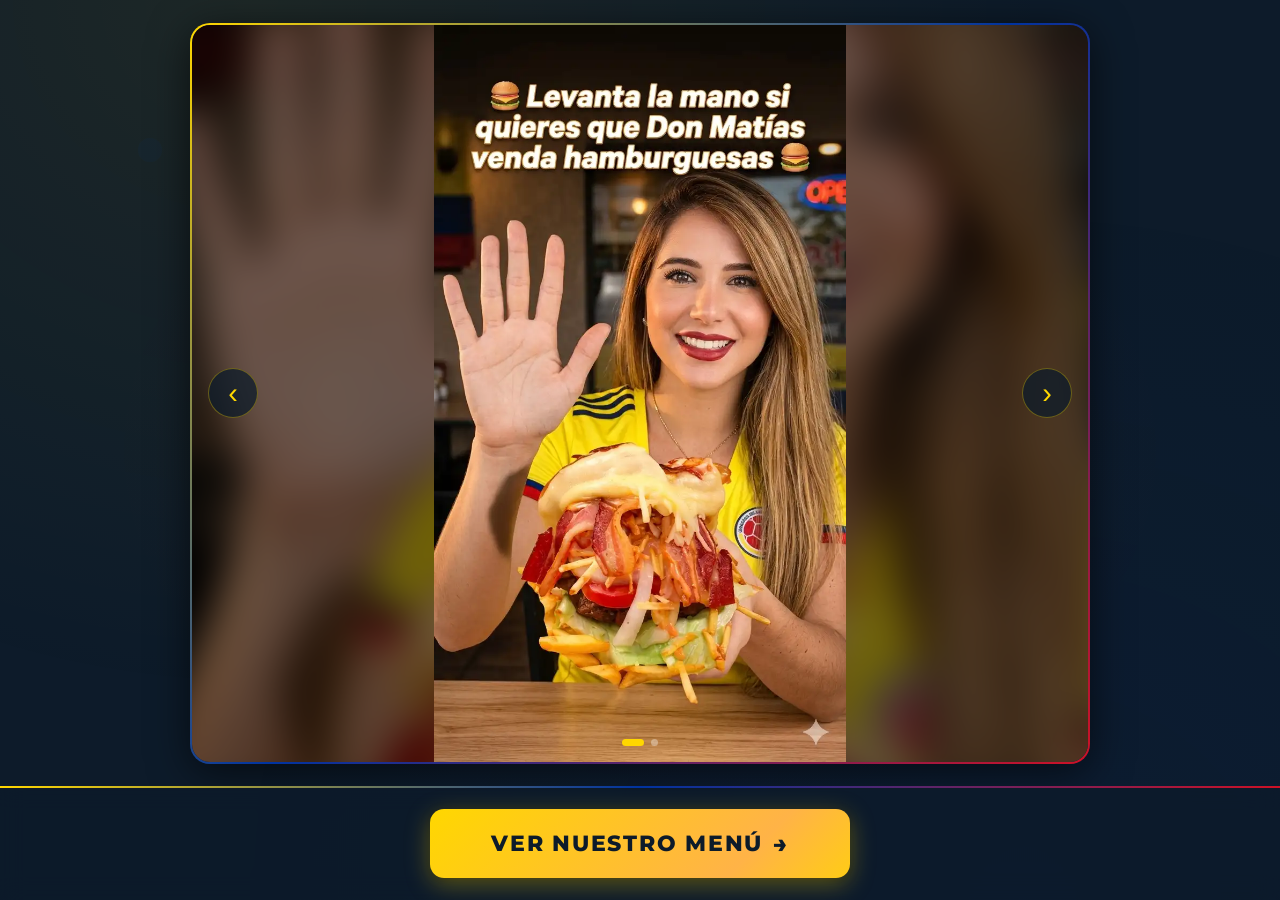
<file: index.html>
<!DOCTYPE html>
<html lang="es">
<head>
    <meta charset="UTF-8">
    <meta name="viewport" content="width=device-width, initial-scale=1.0">
    <title>Don Matías - Restaurante Colombiano</title>
    <link href="https://fonts.googleapis.com/css2?family=Montserrat:wght@300;400;600;700;800&family=Playfair+Display:wght@400;600;700;900&display=swap" rel="stylesheet">
    <style>
        *, *::before, *::after {
            margin: 0; padding: 0;
            box-sizing: border-box;
            -webkit-user-select: none;
            user-select: none;
            -webkit-tap-highlight-color: transparent;
            -webkit-touch-callout: none;
        }

        :root {
            --colombia-yellow: #FFD700;
            --colombia-blue:   #0033A0;
            --colombia-red:    #CE1126;
            --gold-accent:     #FFB347;
            --rich-black:      #0D1B2A;
            --charcoal:        #1B263B;
            --soft-white:      #FEFEFE;
        }

        body {
            font-family: 'Montserrat', sans-serif;
            height: 100vh;
            overflow: hidden;
            background-color: var(--rich-black);
            display: flex;
            flex-direction: column;
            position: relative;
        }

        /* Fondo con gradientes radiales */
        body::before {
            content: '';
            position: fixed; inset: 0;
            background:
                radial-gradient(ellipse at 20% 0%,   rgba(255,215,0,0.07)  0%, transparent 55%),
                radial-gradient(ellipse at 80% 100%, rgba(0,51,160,0.07)   0%, transparent 55%),
                radial-gradient(ellipse at 50% 50%,  rgba(206,17,38,0.04)  0%, transparent 60%);
            pointer-events: none;
            z-index: 0;
        }

        /* Patrón de puntos sutil */
        body::after {
            content: '';
            position: fixed; inset: 0;
            background: url('data:image/svg+xml,<svg xmlns="http://www.w3.org/2000/svg" viewBox="0 0 60 60"><circle cx="30" cy="30" r="1" fill="rgba(255,215,0,0.06)"/><circle cx="10" cy="10" r="0.8" fill="rgba(0,51,160,0.06)"/><circle cx="50" cy="50" r="0.8" fill="rgba(206,17,38,0.06)"/></svg>');
            pointer-events: none;
            z-index: 0;
        }

        /* ===== ANIMACIONES ===== */
        @keyframes fadeInDown {
            from { opacity: 0; transform: translateY(-20px); }
            to   { opacity: 1; transform: translateY(0); }
        }
        @keyframes fadeInUp {
            from { opacity: 0; transform: translateY(20px); }
            to   { opacity: 1; transform: translateY(0); }
        }
        @keyframes scaleIn {
            from { opacity: 0; transform: scale(0.96); }
            to   { opacity: 1; transform: scale(1); }
        }
        @keyframes pulseGlow {
            0%, 100% { box-shadow: 0 0 20px rgba(255,215,0,0.2), 0 8px 32px rgba(0,0,0,0.5); }
            50%       { box-shadow: 0 0 40px rgba(255,215,0,0.4), 0 8px 32px rgba(0,0,0,0.5); }
        }
        @keyframes shimmer {
            0%   { background-position: -200% center; }
            100% { background-position:  200% center; }
        }

        /* ===== FILA 1: HEADER ===== */
        .header-row {
            flex: 0 0 auto;
            display: flex;
            align-items: center;
            justify-content: center;
            padding: clamp(16px, 3vh, 28px) clamp(20px, 5vw, 40px);
            position: relative;
            z-index: 10;
            background: rgba(13, 27, 42, 0.7);
            backdrop-filter: blur(12px);
            animation: fadeInDown 0.7s ease-out both;
        }

        /* Línea tricolor inferior del header */
        .header-row::after {
            content: '';
            position: absolute;
            bottom: 0; left: 0; right: 0;
            height: 2px;
            background: linear-gradient(90deg, var(--colombia-yellow), var(--colombia-blue), var(--colombia-red));
        }

        .header-logo {
            height: clamp(100px, 20vw, 200px);
            width: auto;
            object-fit: contain;
            display: block;
            filter: drop-shadow(0 4px 16px rgba(0,0,0,0.6));
            transition: transform 0.3s ease;
        }
        .header-logo:hover { transform: scale(1.04); }

        /* Fallback si no carga el logo */
        .logo-fallback {
            display: none;
            text-align: center;
        }
        .logo-fallback h1 {
            font-family: 'Playfair Display', serif;
            font-size: clamp(2rem, 6vw, 4rem);
            font-weight: 900;
            background: linear-gradient(135deg, var(--colombia-yellow), var(--gold-accent));
            -webkit-background-clip: text;
            -webkit-text-fill-color: transparent;
            background-clip: text;
        }
        .logo-fallback p {
            font-size: clamp(0.7rem, 2vw, 0.9rem);
            font-weight: 600;
            letter-spacing: 0.2em;
            text-transform: uppercase;
            color: rgba(255,248,220,0.5);
        }

        /* ===== FILA 2: IMAGEN PROMO ===== */
        .content-row {
            flex: 1;
            display: flex;
            align-items: center;
            justify-content: center;
            padding: clamp(12px, 2.5vh, 24px) clamp(16px, 4vw, 32px);
            position: relative;
            z-index: 5;
            overflow: hidden;
        }

        .promo-image-container {
            width: 100%;
            height: 100%;
            max-width: clamp(400px, 90vw, 900px);
            border: 2px solid transparent;
            border-radius: 20px;
            overflow: hidden;
            position: relative;
            /* Tricolor border */
            background-image:
                linear-gradient(var(--charcoal), var(--charcoal)),
                linear-gradient(135deg,
                    var(--colombia-yellow) 0%,
                    var(--colombia-blue)   50%,
                    var(--colombia-red)    100%);
            background-origin: border-box;
            background-clip: padding-box, border-box;
            animation: scaleIn 0.8s ease-out 0.3s both, pulseGlow 4s ease-in-out 1s infinite;
            box-shadow: 0 8px 40px rgba(0,0,0,0.6);
        }

        /* ===== CARRUSEL ===== */
        .carousel {
            position: absolute;
            inset: 0;
            overflow: hidden;
            border-radius: 18px;
        }
        .carousel-track {
            display: flex;
            height: 100%;
            width: 100%;
            transition: transform 0.55s cubic-bezier(0.4, 0, 0.2, 1);
            will-change: transform;
        }
        .carousel-slide {
            min-width: 100%;
            width: 100%;
            height: 100%;
            flex-shrink: 0;
            overflow: hidden;
            display: flex;
            align-items: center;
            justify-content: center;
            position: relative;
        }
        .carousel-slide::before {
            content: '';
            position: absolute; inset: 0;
            background-image: var(--slide-bg);
            background-size: cover;
            background-position: center;
            filter: blur(18px) brightness(0.45);
            transform: scale(1.1);
            z-index: 0;
        }
        .carousel-slide img {
            position: relative;
            z-index: 1;
            max-width: 100%;
            max-height: 100%;
            object-fit: contain;
            display: block;
            transition: transform 0.4s ease;
        }
        .carousel-slide:hover img { transform: scale(1.02); }
        .carousel-btn {
            position: absolute;
            top: 50%;
            transform: translateY(-50%);
            z-index: 20;
            width: clamp(36px, 6vw, 50px);
            height: clamp(36px, 6vw, 50px);
            border-radius: 50%;
            background: rgba(13, 27, 42, 0.75);
            border: 1px solid rgba(255, 215, 0, 0.35);
            color: var(--colombia-yellow);
            font-size: clamp(1.3rem, 3vw, 1.8rem);
            cursor: pointer;
            display: flex;
            align-items: center;
            justify-content: center;
            transition: all 0.2s ease;
            backdrop-filter: blur(6px);
            line-height: 1;
        }
        .carousel-btn:hover {
            background: rgba(255, 215, 0, 0.2);
            border-color: var(--colombia-yellow);
            transform: translateY(-50%) scale(1.1);
        }
        .carousel-btn-prev { left: clamp(8px, 2vw, 16px); }
        .carousel-btn-next { right: clamp(8px, 2vw, 16px); }
        .carousel-dots {
            position: absolute;
            bottom: clamp(10px, 2vh, 16px);
            left: 50%;
            transform: translateX(-50%);
            display: flex;
            gap: 7px;
            z-index: 20;
        }
        .carousel-dot {
            width: 7px; height: 7px;
            border-radius: 50%;
            background: rgba(255, 255, 255, 0.35);
            cursor: pointer;
            transition: all 0.25s ease;
            border: none;
        }
        .carousel-dot.active {
            background: var(--colombia-yellow);
            width: 22px;
            border-radius: 4px;
        }

        /* ===== FILA 3: BOTÓN CTA ===== */
        .action-row {
            flex: 0 0 auto;
            display: flex;
            align-items: center;
            justify-content: center;
            padding: clamp(14px, 2.5vh, 24px) clamp(20px, 5vw, 40px);
            position: relative;
            z-index: 10;
            background: rgba(13, 27, 42, 0.7);
            backdrop-filter: blur(12px);
            animation: fadeInUp 0.7s ease-out 0.6s both;
        }

        /* Línea tricolor superior del footer */
        .action-row::before {
            content: '';
            position: absolute;
            top: 0; left: 0; right: 0;
            height: 2px;
            background: linear-gradient(90deg, var(--colombia-yellow), var(--colombia-blue), var(--colombia-red));
        }

        .cta-button {
            display: inline-flex;
            align-items: center;
            justify-content: center;
            gap: 10px;
            text-decoration: none;
            width: 100%;
            max-width: clamp(260px, 60vw, 420px);
            padding: clamp(14px, 3vh, 20px) clamp(28px, 7vw, 52px);
            border-radius: 14px;
            border: none;
            cursor: pointer;
            /* Gradiente animado tipo shimmer */
            background: linear-gradient(
                135deg,
                var(--colombia-yellow)  0%,
                var(--gold-accent)      40%,
                var(--colombia-yellow)  60%,
                #FFC200                 100%
            );
            background-size: 200% auto;
            color: var(--rich-black);
            font-family: 'Montserrat', sans-serif;
            font-size: clamp(15px, 3.5vw, 22px);
            font-weight: 800;
            letter-spacing: 0.08em;
            text-transform: uppercase;
            box-shadow: 0 6px 24px rgba(255,215,0,0.35), 0 2px 8px rgba(0,0,0,0.4);
            transition: all 0.3s ease;
            animation: shimmer 3s linear infinite;
        }
        .cta-button::after {
            content: '→';
            font-size: 1.1em;
            transition: transform 0.2s ease;
        }
        .cta-button:hover {
            transform: translateY(-3px) scale(1.02);
            box-shadow: 0 12px 36px rgba(255,215,0,0.5), 0 4px 12px rgba(0,0,0,0.4);
        }
        .cta-button:hover::after { transform: translateX(4px); }
        .cta-button:active { transform: scale(0.98); }
    </style>
</head>
<body>
    <!-- FILA 2: CARRUSEL PROMOCIONAL -->
    <div class="content-row">
        <div class="promo-image-container">
            <div class="carousel">
                <div class="carousel-track" id="carouselTrack"></div>
                <button class="carousel-btn carousel-btn-prev" onclick="carouselMove(-1)">&#8249;</button>
                <button class="carousel-btn carousel-btn-next" onclick="carouselMove(1)">&#8250;</button>
                <div class="carousel-dots" id="carouselDots"></div>
            </div>
        </div>
    </div>

    <!-- FILA 3: BOTÓN -->
    <div class="action-row">
        <a href="menu.html" class="cta-button">Ver Nuestro Menú</a>
    </div>

    <script src="assets/js/index.js"></script>
</body>
</html>
</file>
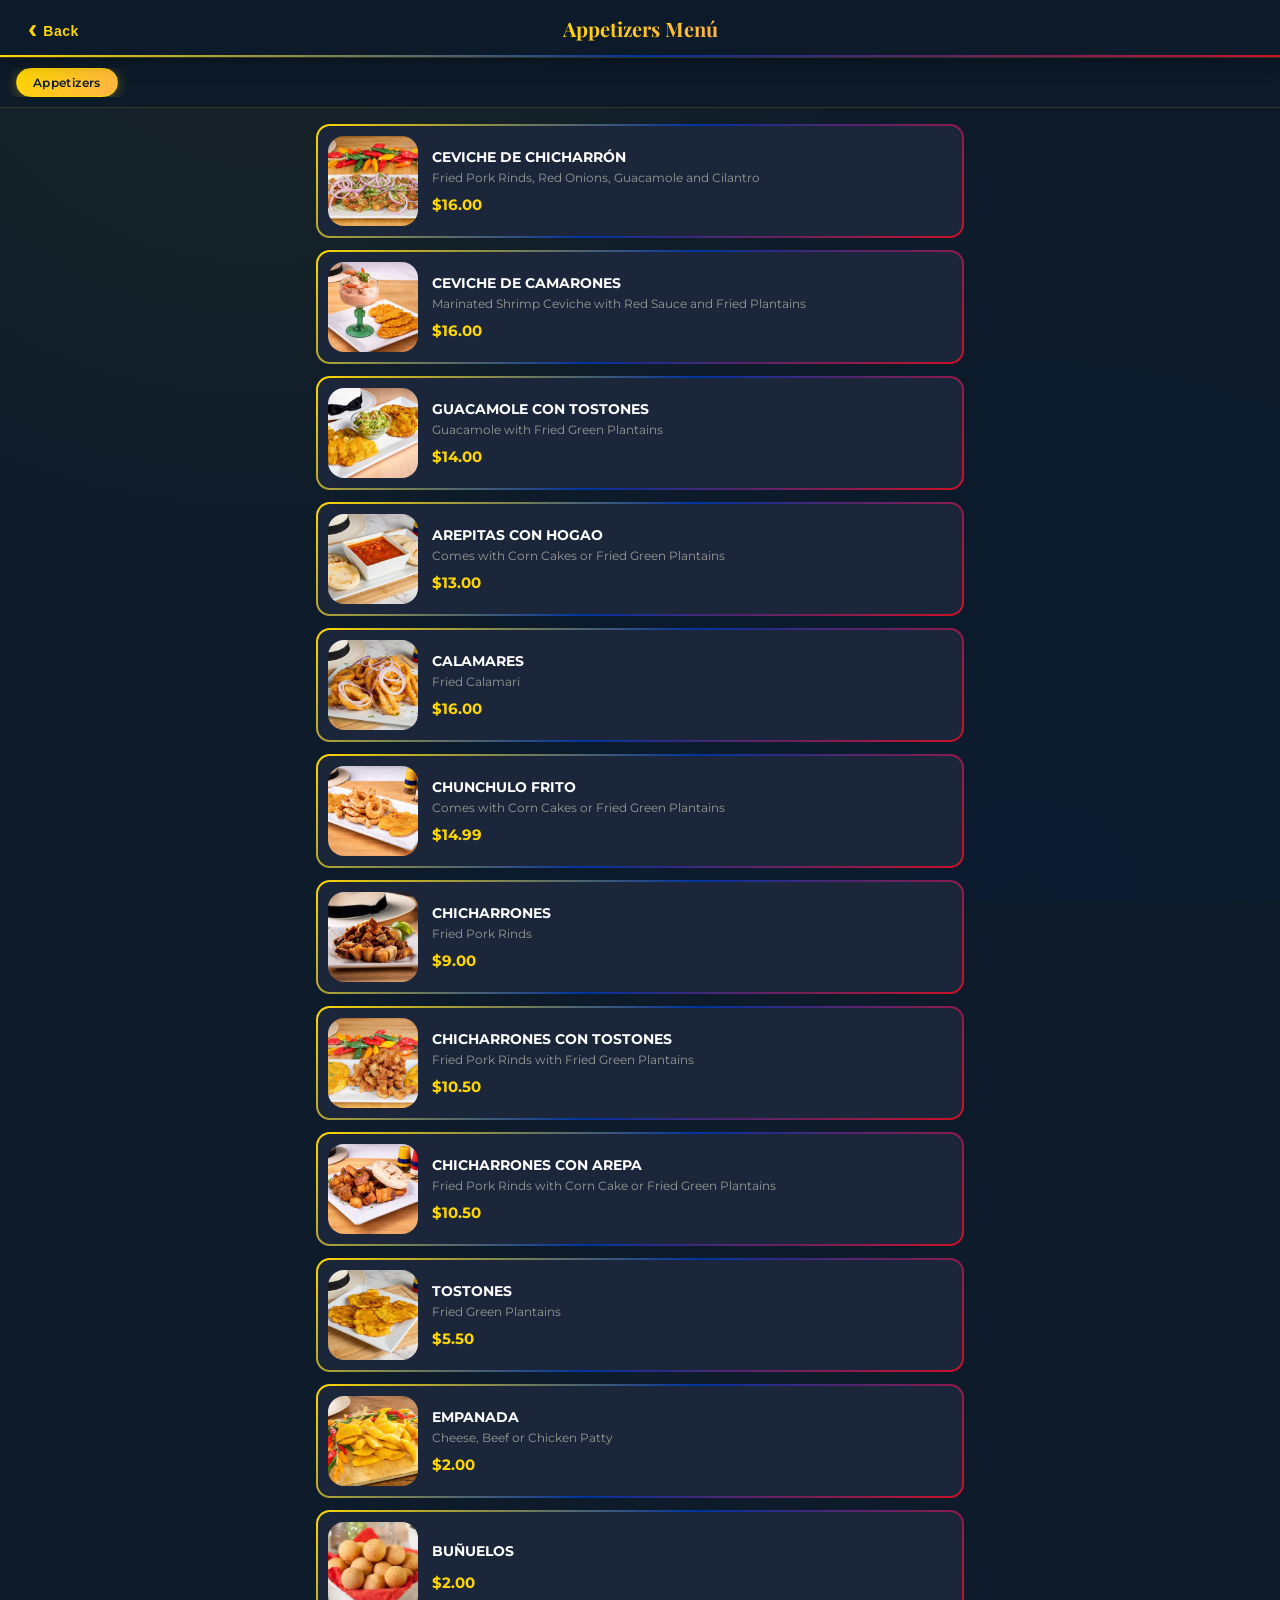
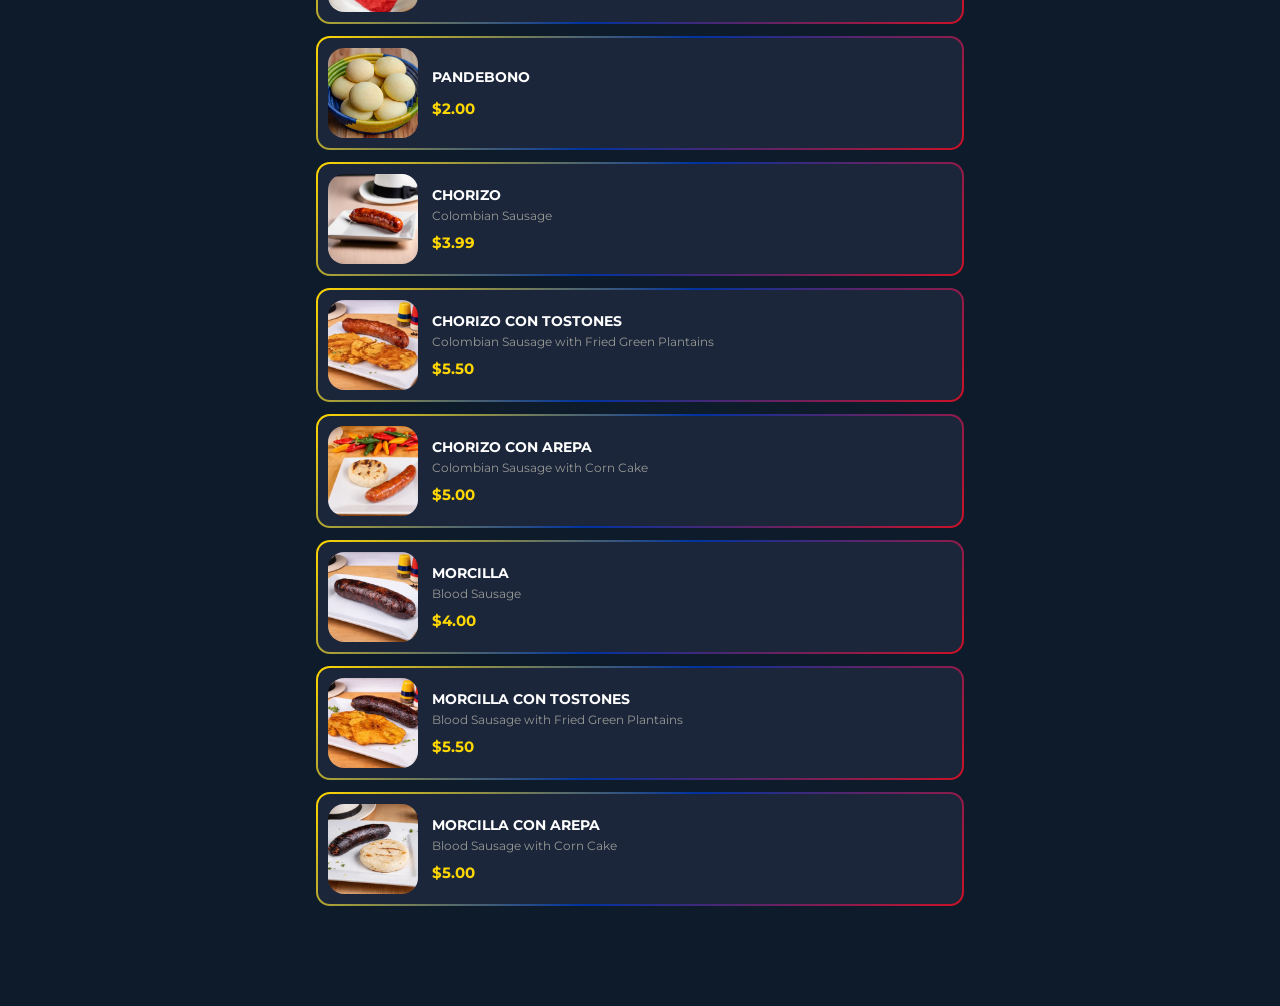
<file: appetizers.html>
<!DOCTYPE html>
<html lang="es">
<head>
    <meta charset="UTF-8">
    <meta name="viewport" content="width=device-width, initial-scale=1.0">
    <title>Menu - Don Matías</title>
    <link rel="stylesheet" href="assets/css/menu-list.css">
    <link href="https://fonts.googleapis.com/css2?family=Montserrat:wght@300;400;600;700;800&family=Playfair+Display:wght@400;600;700;900&display=swap" rel="stylesheet">
</head>
<body>

    <!-- HEADER -->
    <div class="header">
        <button class="back-button" onclick="window.location.href='menu.html'"></button>
        <h1 class="header-title" id="pageTitle">Appetizers Menú</h1>
        <span></span>
    </div>

    <!-- CATEGORIES -->
    <div class="categories">
        <div class="category-scroll" id="categoryScroll">
            <!-- generado por JS -->
        </div>
    </div>

    <!-- LIST -->
    <div class="container">
        <h2 class="section-title" id="sectionTitle" style="display:none;"></h2>
        <div class="menu-list" id="menuList">
            <!-- generado por JS -->
        </div>
    </div>

    <button id="scrollToTop" class="scroll-to-top" onclick="if(window.menuEngine) window.menuEngine.scrollToTop()">↑</button>

    <!-- MODAL -->
    <div id="dishModal" class="modal-overlay">
        <div class="modal-container">
            <button class="modal-close" onclick="if(window.menuEngine) window.menuEngine.closeModal()">&times;</button>

            <div class="modal-image-container" id="modalImageContainer">
                <div class="modal-emoji" id="modalEmoji">🍽️</div>

                <!-- Botones de navegación -->
                <button class="modal-nav-btn modal-nav-prev"
                        onclick="event.stopPropagation(); if(window.menuEngine) window.menuEngine.openModalByIndex(window.menuEngine.currentItemIndex - 1)">
                    &#8249;
                </button>
                <button class="modal-nav-btn modal-nav-next"
                        onclick="event.stopPropagation(); if(window.menuEngine) window.menuEngine.openModalByIndex(window.menuEngine.currentItemIndex + 1)">
                    &#8250;
                </button>

                <!-- Contador -->
                <div class="modal-counter" id="modalCounter">1 / 1</div>
            </div>
            <div class="modal-accent"></div>

            <div class="modal-content">
                <div class="modal-tags" id="modalTags"></div>
                <h2 class="modal-title" id="modalTitle"></h2>
                <p class="modal-description" id="modalDescription"></p>
                <div class="modal-price" id="modalPrice"></div>
            </div>
        </div>
    </div>

    <script src="assets/data/menu-appetizers-data.js"></script>
    <script src="assets/js/menu-engine.js"></script>
    <script>
    document.addEventListener('DOMContentLoaded', function() {
        const config = {
            data: appetizersMenuData,
            categoryLabels: {
                'appetizers': 'Appetizers',
            },
            viewButtonText: 'VER',
            showImages: true
        };
        // Crear instancia del motor
        window.menuEngine = new MenuEngine(config);
    });
    </script>
</body>
</html>
</file>
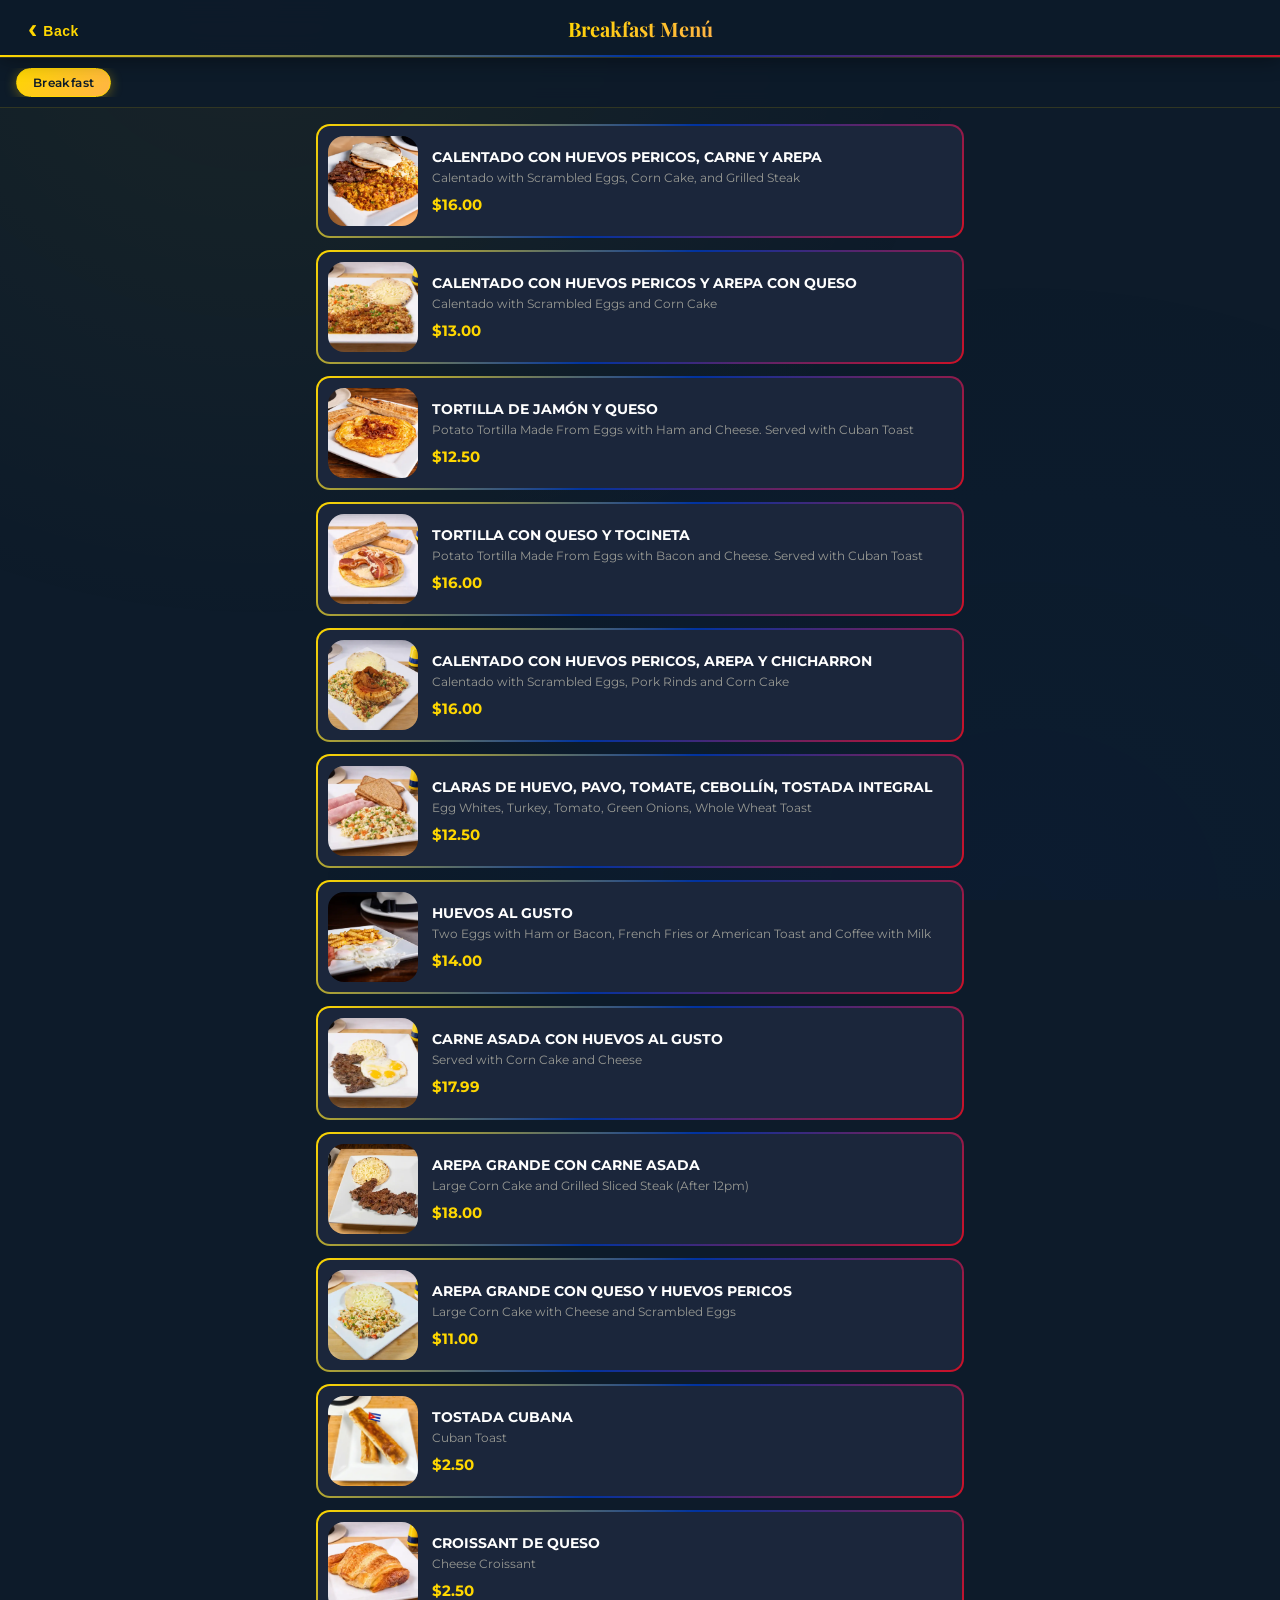
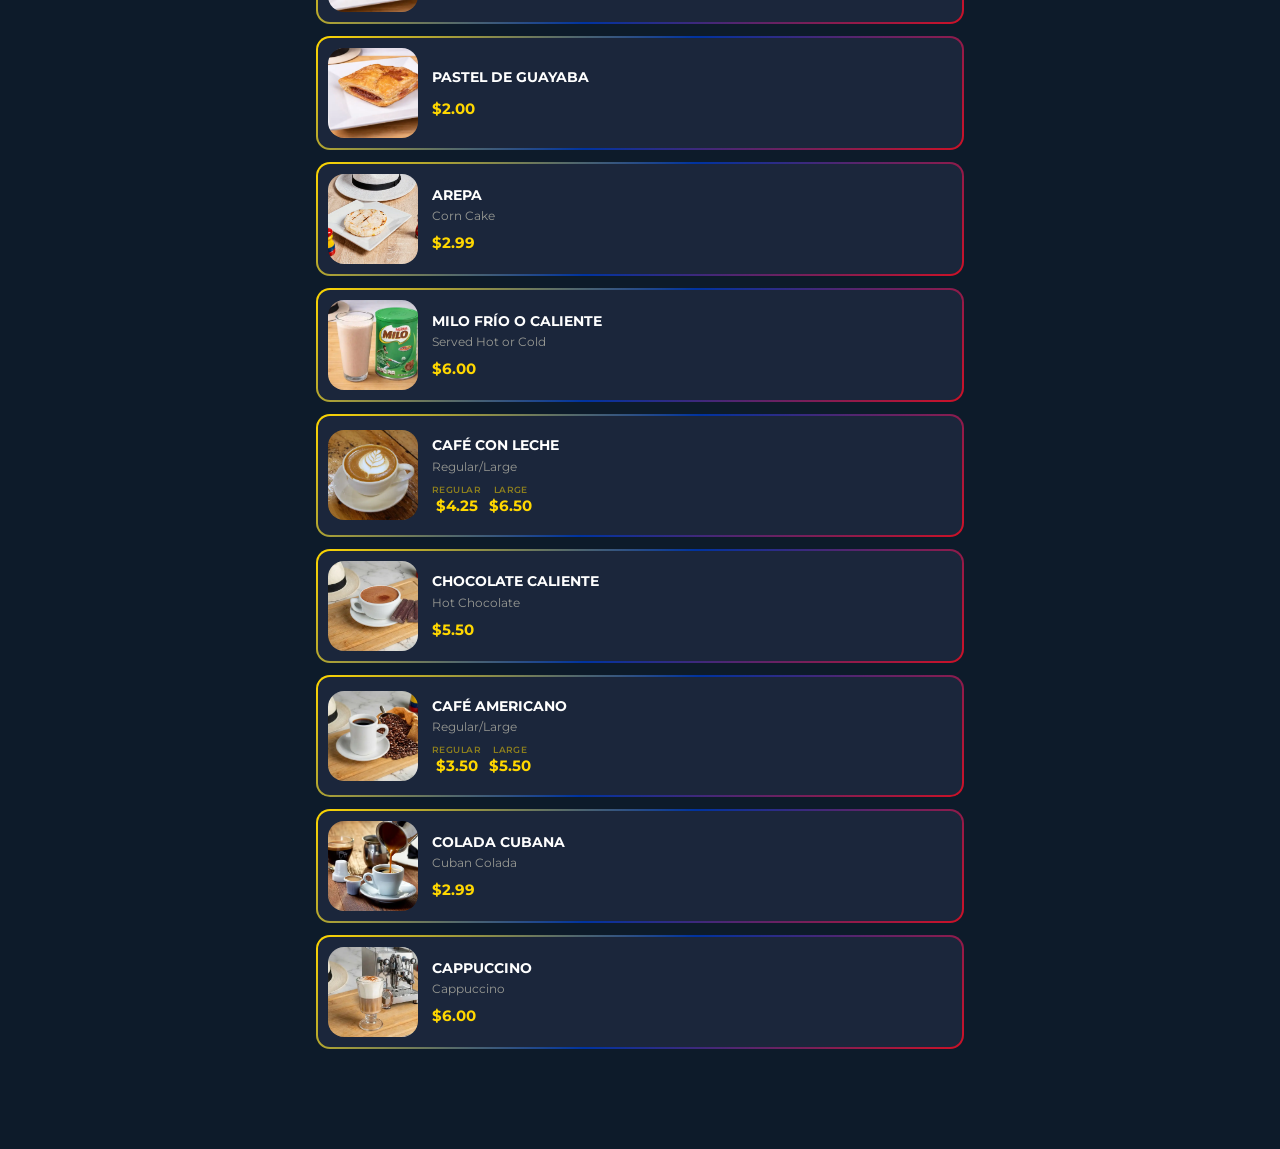
<file: breakfast.html>
<!DOCTYPE html>
<html lang="es">
<head>
    <meta charset="UTF-8">
    <meta name="viewport" content="width=device-width, initial-scale=1.0">
    <title>Menu - Don Matías</title>
    <link rel="stylesheet" href="assets/css/menu-list.css">
    <link href="https://fonts.googleapis.com/css2?family=Montserrat:wght@300;400;600;700;800&family=Playfair+Display:wght@400;600;700;900&display=swap" rel="stylesheet">
</head>
<body>

    <!-- HEADER -->
    <div class="header">
        <button class="back-button" onclick="window.location.href='menu.html'"></button>
        <h1 class="header-title" id="pageTitle">Breakfast Menú</h1>
        <span></span>
    </div>

    <!-- CATEGORIES -->
    <div class="categories">
        <div class="category-scroll" id="categoryScroll">
            <!-- generado por JS -->
        </div>
    </div>

    <!-- LIST -->
    <div class="container">
        <h2 class="section-title" id="sectionTitle" style="display:none;"></h2>
        <div class="menu-list" id="menuList">
            <!-- generado por JS -->
        </div>
    </div>

    <button id="scrollToTop" class="scroll-to-top" onclick="if(window.menuEngine) window.menuEngine.scrollToTop()">↑</button>

    <!-- MODAL -->
    <div id="dishModal" class="modal-overlay">
        <div class="modal-container">
            <button class="modal-close" onclick="if(window.menuEngine) window.menuEngine.closeModal()">&times;</button>

            <div class="modal-image-container" id="modalImageContainer">
                <div class="modal-emoji" id="modalEmoji">🍽️</div>

                <!-- Botones de navegación -->
                <button class="modal-nav-btn modal-nav-prev"
                        onclick="event.stopPropagation(); if(window.menuEngine) window.menuEngine.openModalByIndex(window.menuEngine.currentItemIndex - 1)">
                    &#8249;
                </button>
                <button class="modal-nav-btn modal-nav-next"
                        onclick="event.stopPropagation(); if(window.menuEngine) window.menuEngine.openModalByIndex(window.menuEngine.currentItemIndex + 1)">
                    &#8250;
                </button>

                <!-- Contador -->
                <div class="modal-counter" id="modalCounter">1 / 1</div>
            </div>
            <div class="modal-accent"></div>

            <div class="modal-content">
                <div class="modal-tags" id="modalTags"></div>
                <h2 class="modal-title" id="modalTitle"></h2>
                <p class="modal-description" id="modalDescription"></p>
                <div class="modal-price" id="modalPrice"></div>
            </div>
        </div>
    </div>

    <script src="assets/data/menu-breakfast-data.js"></script>
    <script src="assets/js/menu-engine.js"></script>
    <script>
    document.addEventListener('DOMContentLoaded', function() {
        const config = {
            data: breakfastMenuData,
            categoryLabels: {
                'breakfast': 'Breakfast',
            },
            viewButtonText: 'VER',
            showImages: true
        };
        // Crear instancia del motor
        window.menuEngine = new MenuEngine(config);
    });
    </script>
</body>
</html>
</file>
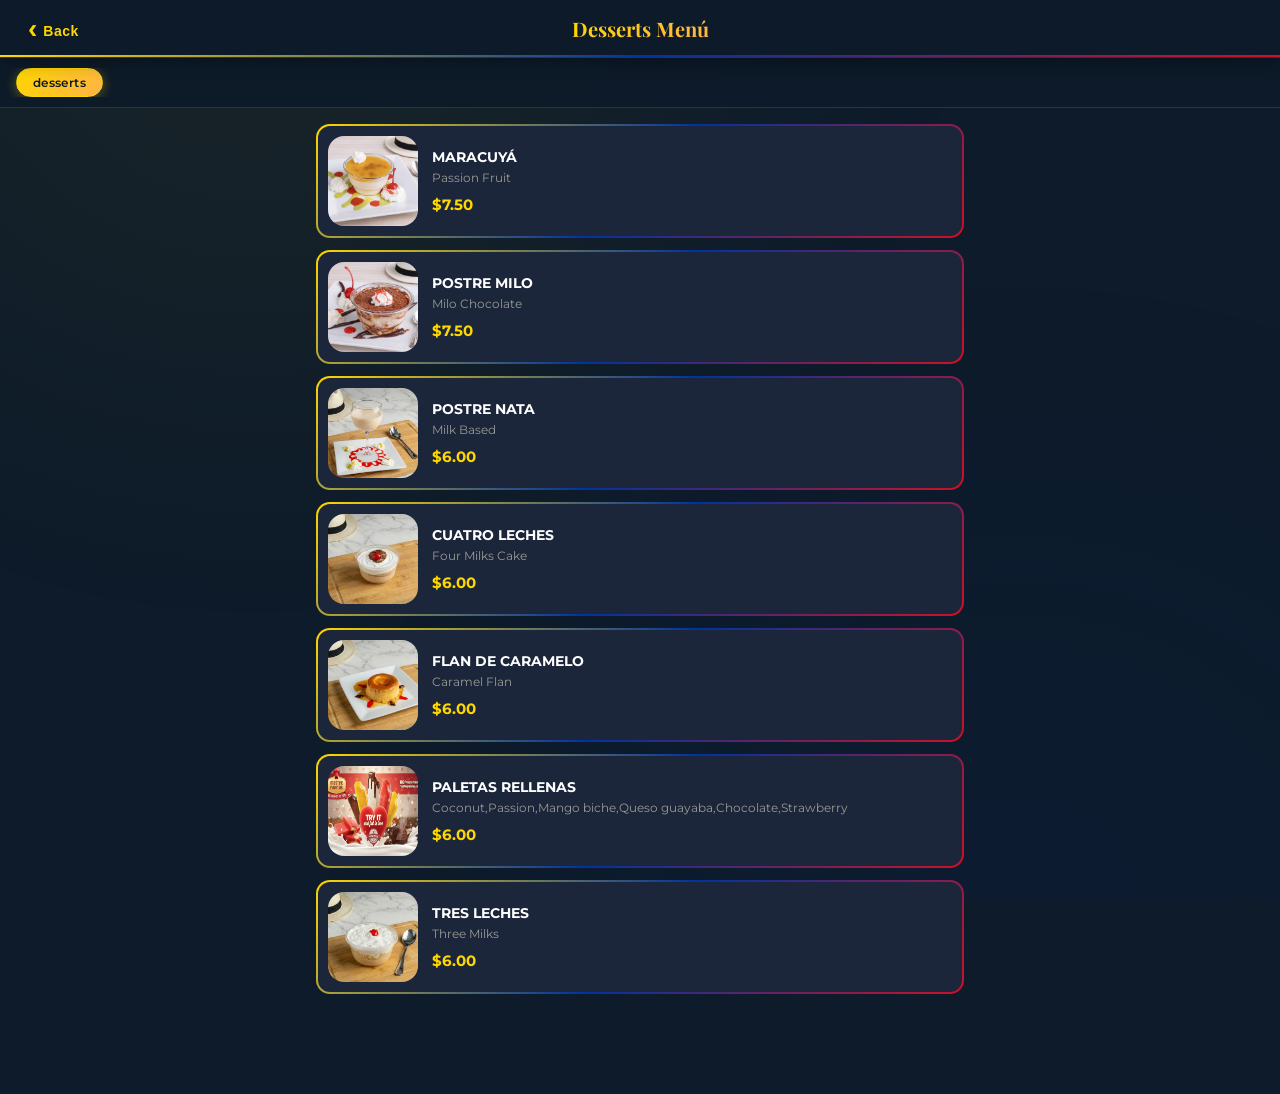
<file: desserts.html>
<!DOCTYPE html>
<html lang="es">
<head>
    <meta charset="UTF-8">
    <meta name="viewport" content="width=device-width, initial-scale=1.0">
    <title>Menu - Don Matías</title>
    <link rel="stylesheet" href="assets/css/menu-list.css">
    <link href="https://fonts.googleapis.com/css2?family=Montserrat:wght@300;400;600;700;800&family=Playfair+Display:wght@400;600;700;900&display=swap" rel="stylesheet">
</head>
<body>

    <!-- HEADER -->
    <div class="header">
        <button class="back-button" onclick="window.location.href='menu.html'"></button>
        <h1 class="header-title" id="pageTitle">Desserts Menú</h1>
        <span></span>
    </div>

    <!-- CATEGORIES -->
    <div class="categories">
        <div class="category-scroll" id="categoryScroll">
            <!-- generado por JS -->
        </div>
    </div>

    <!-- LIST -->
    <div class="container">
        <h2 class="section-title" id="sectionTitle" style="display:none;"></h2>
        <div class="menu-list" id="menuList">
            <!-- generado por JS -->
        </div>
    </div>

    <button id="scrollToTop" class="scroll-to-top" onclick="if(window.menuEngine) window.menuEngine.scrollToTop()">↑</button>

    <!-- MODAL -->
    <div id="dishModal" class="modal-overlay">
        <div class="modal-container">
            <button class="modal-close" onclick="if(window.menuEngine) window.menuEngine.closeModal()">&times;</button>

            <div class="modal-image-container" id="modalImageContainer">
                <div class="modal-emoji" id="modalEmoji">🍽️</div>

                <!-- Botones de navegación -->
                <button class="modal-nav-btn modal-nav-prev"
                        onclick="event.stopPropagation(); if(window.menuEngine) window.menuEngine.openModalByIndex(window.menuEngine.currentItemIndex - 1)">
                    &#8249;
                </button>
                <button class="modal-nav-btn modal-nav-next"
                        onclick="event.stopPropagation(); if(window.menuEngine) window.menuEngine.openModalByIndex(window.menuEngine.currentItemIndex + 1)">
                    &#8250;
                </button>

                <!-- Contador -->
                <div class="modal-counter" id="modalCounter">1 / 1</div>
            </div>
            <div class="modal-accent"></div>

            <div class="modal-content">
                <div class="modal-tags" id="modalTags"></div>
                <h2 class="modal-title" id="modalTitle"></h2>
                <p class="modal-description" id="modalDescription"></p>
                <div class="modal-price" id="modalPrice"></div>
            </div>
        </div>
    </div>

    <script src="assets/data/menu-desserts-data.js"></script>
    <script src="assets/js/menu-engine.js"></script>
    <script>
    document.addEventListener('DOMContentLoaded', function() {
        const config = {
            data: dessertsMenuData,
            categoryLabels: {
                'desserts': 'desserts',
            },
            viewButtonText: 'VER',
            showImages: true
        };
        // Crear instancia del motor
        window.menuEngine = new MenuEngine(config);
    });
    </script>
</body>
</html>
</file>
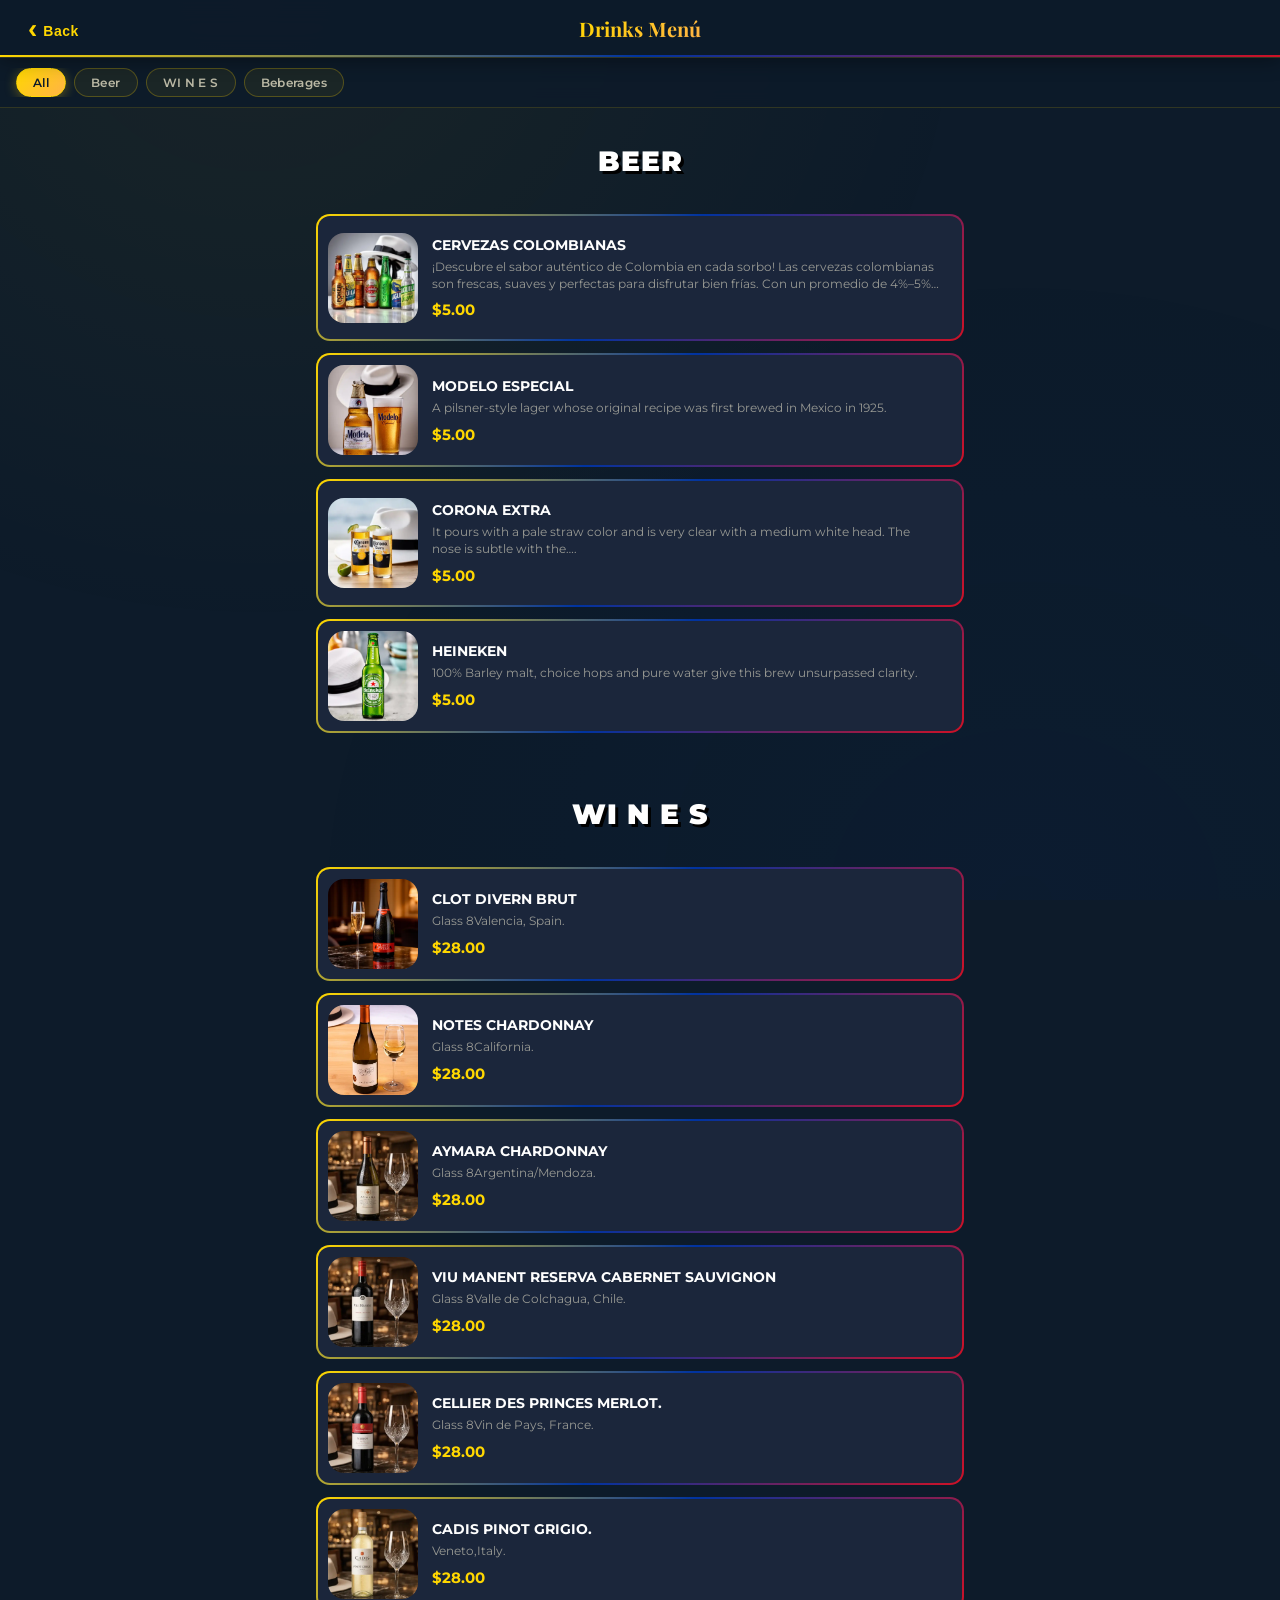
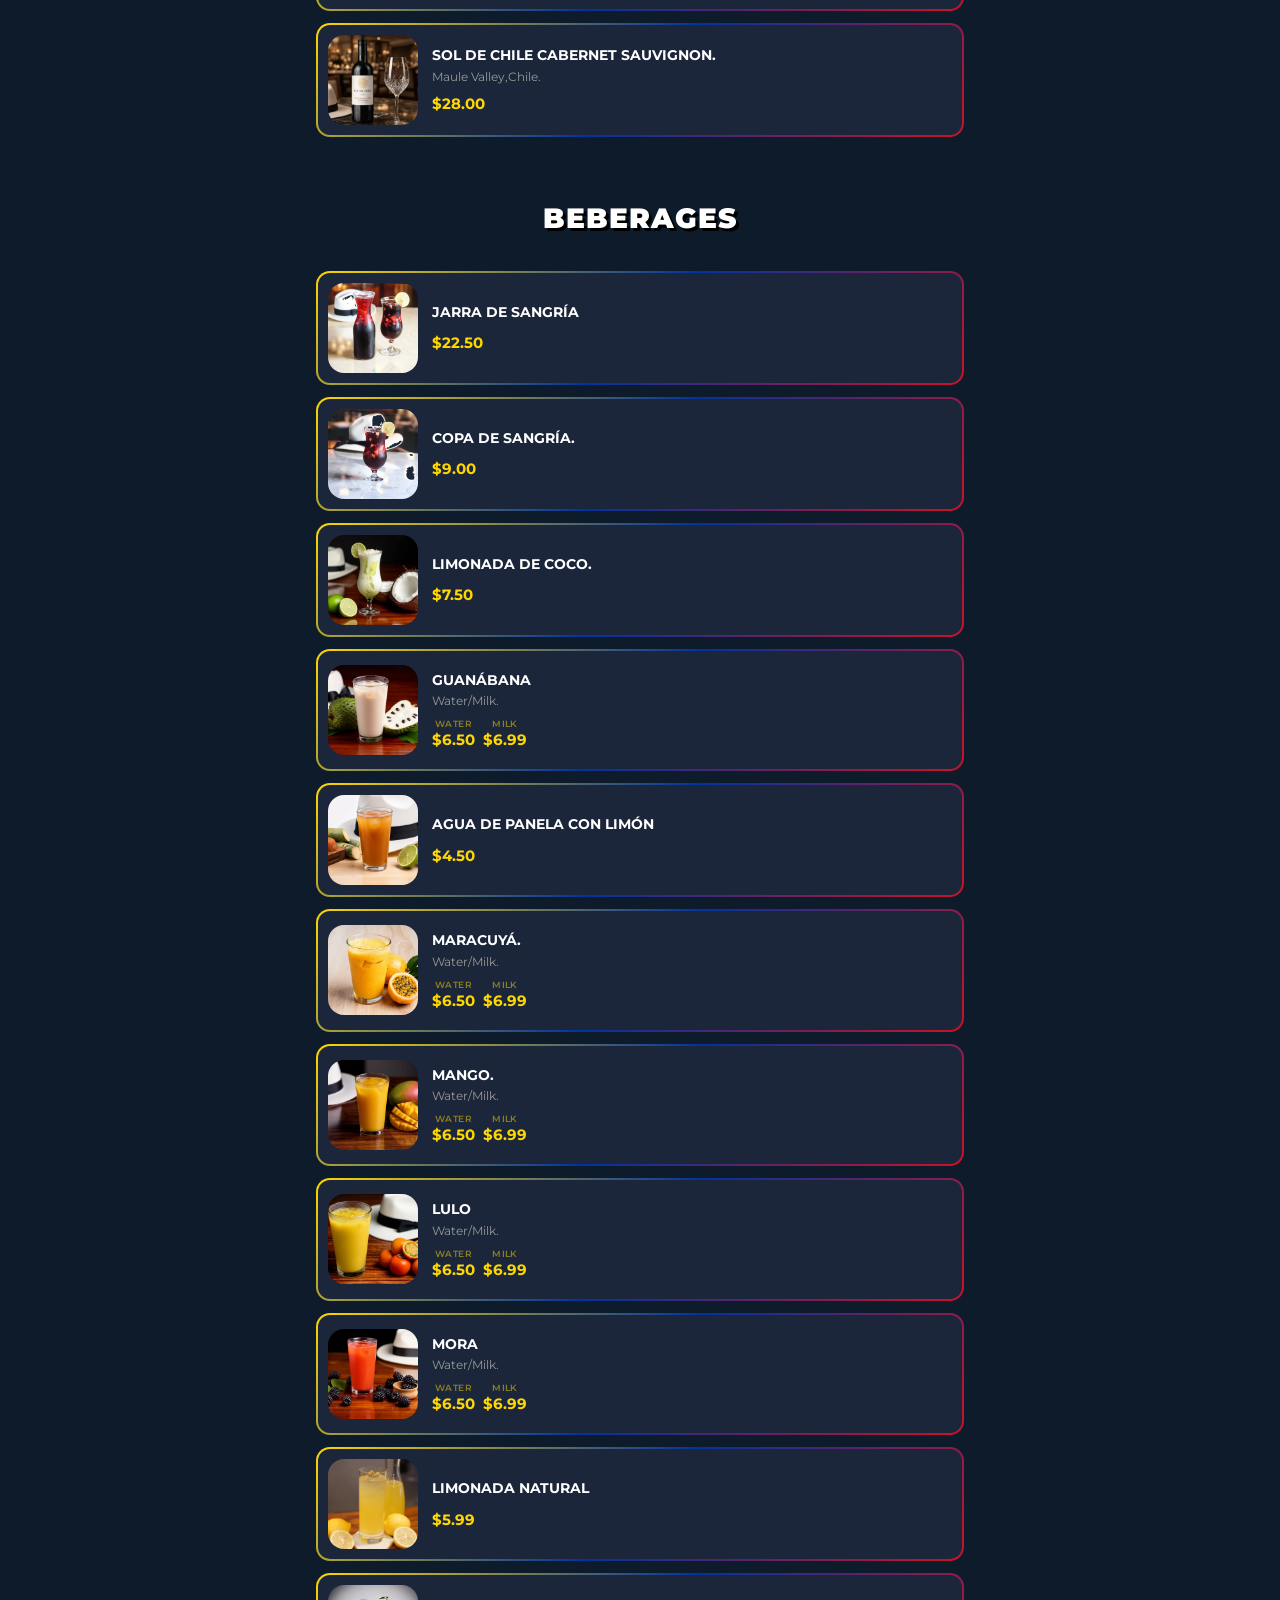
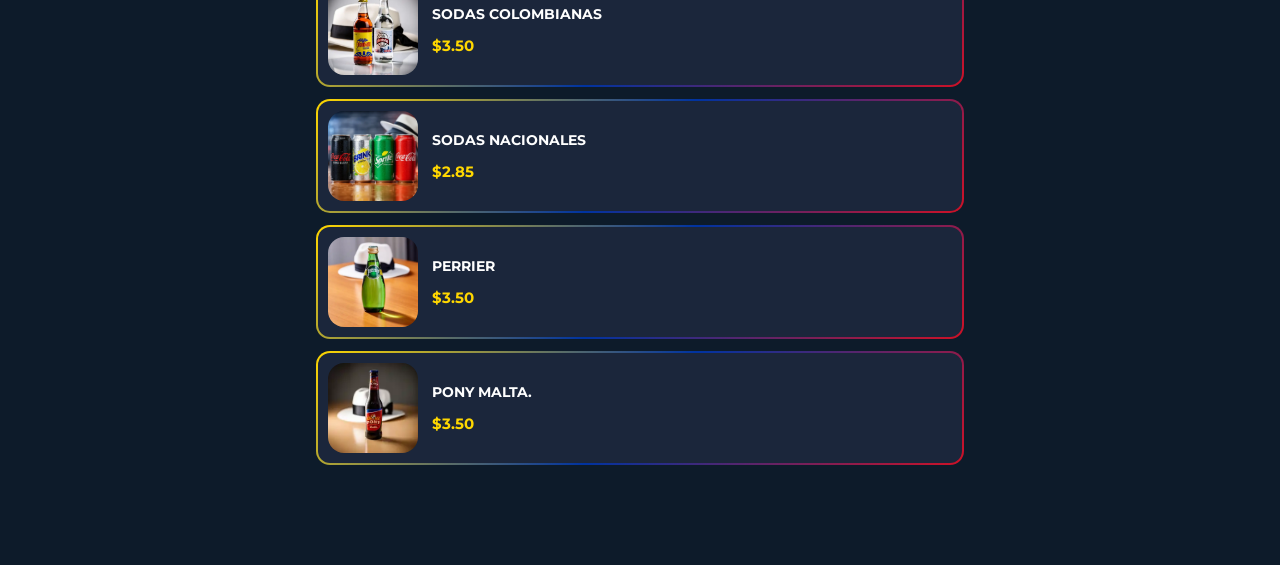
<file: drinks.html>
<!DOCTYPE html>
<html lang="es">
<head>
    <meta charset="UTF-8">
    <meta name="viewport" content="width=device-width, initial-scale=1.0">
    <title>Menu - Don Matías</title>
    <link rel="stylesheet" href="assets/css/menu-list.css">
    <link href="https://fonts.googleapis.com/css2?family=Montserrat:wght@300;400;600;700;800&family=Playfair+Display:wght@400;600;700;900&display=swap" rel="stylesheet">
</head>
<body>

    <!-- HEADER -->
    <div class="header">
        <button class="back-button" onclick="window.location.href='menu.html'"></button>
        <h1 class="header-title" id="pageTitle">Drinks Menú</h1>
        <span></span>
    </div>

    <!-- CATEGORIES -->
    <div class="categories">
        <div class="category-scroll" id="categoryScroll">
            <!-- generado por JS -->
        </div>
    </div>

    <!-- LIST -->
    <div class="container">
        <h2 class="section-title" id="sectionTitle" style="display:none;"></h2>
        <div class="menu-list" id="menuList">
            <!-- generado por JS -->
        </div>
    </div>

    <button id="scrollToTop" class="scroll-to-top" onclick="if(window.menuEngine) window.menuEngine.scrollToTop()">↑</button>

    <!-- MODAL -->
    <div id="dishModal" class="modal-overlay">
        <div class="modal-container">
            <button class="modal-close" onclick="if(window.menuEngine) window.menuEngine.closeModal()">&times;</button>

            <div class="modal-image-container" id="modalImageContainer">
                <div class="modal-emoji" id="modalEmoji">🍽️</div>

                <!-- Botones de navegación -->
                <button class="modal-nav-btn modal-nav-prev"
                        onclick="event.stopPropagation(); if(window.menuEngine) window.menuEngine.openModalByIndex(window.menuEngine.currentItemIndex - 1)">
                    &#8249;
                </button>
                <button class="modal-nav-btn modal-nav-next"
                        onclick="event.stopPropagation(); if(window.menuEngine) window.menuEngine.openModalByIndex(window.menuEngine.currentItemIndex + 1)">
                    &#8250;
                </button>

                <!-- Contador -->
                <div class="modal-counter" id="modalCounter">1 / 1</div>
            </div>
            <div class="modal-accent"></div>

            <div class="modal-content">
                <div class="modal-tags" id="modalTags"></div>
                <h2 class="modal-title" id="modalTitle"></h2>
                <p class="modal-description" id="modalDescription"></p>
                <div class="modal-price" id="modalPrice"></div>
            </div>
        </div>
    </div>

    <script src="assets/data/menu-drinks-data.js"></script>
    <script src="assets/js/menu-engine.js"></script>
    <script>
    document.addEventListener('DOMContentLoaded', function() {
        const config = {
            data: drinksMenuData,
            categoryLabels: {
                'drinks': 'drinks',
            },
            viewButtonText: 'VER',
            showImages: true
        };
        // Crear instancia del motor
        window.menuEngine = new MenuEngine(config);
    });
    </script>
</body>
</html>
</file>
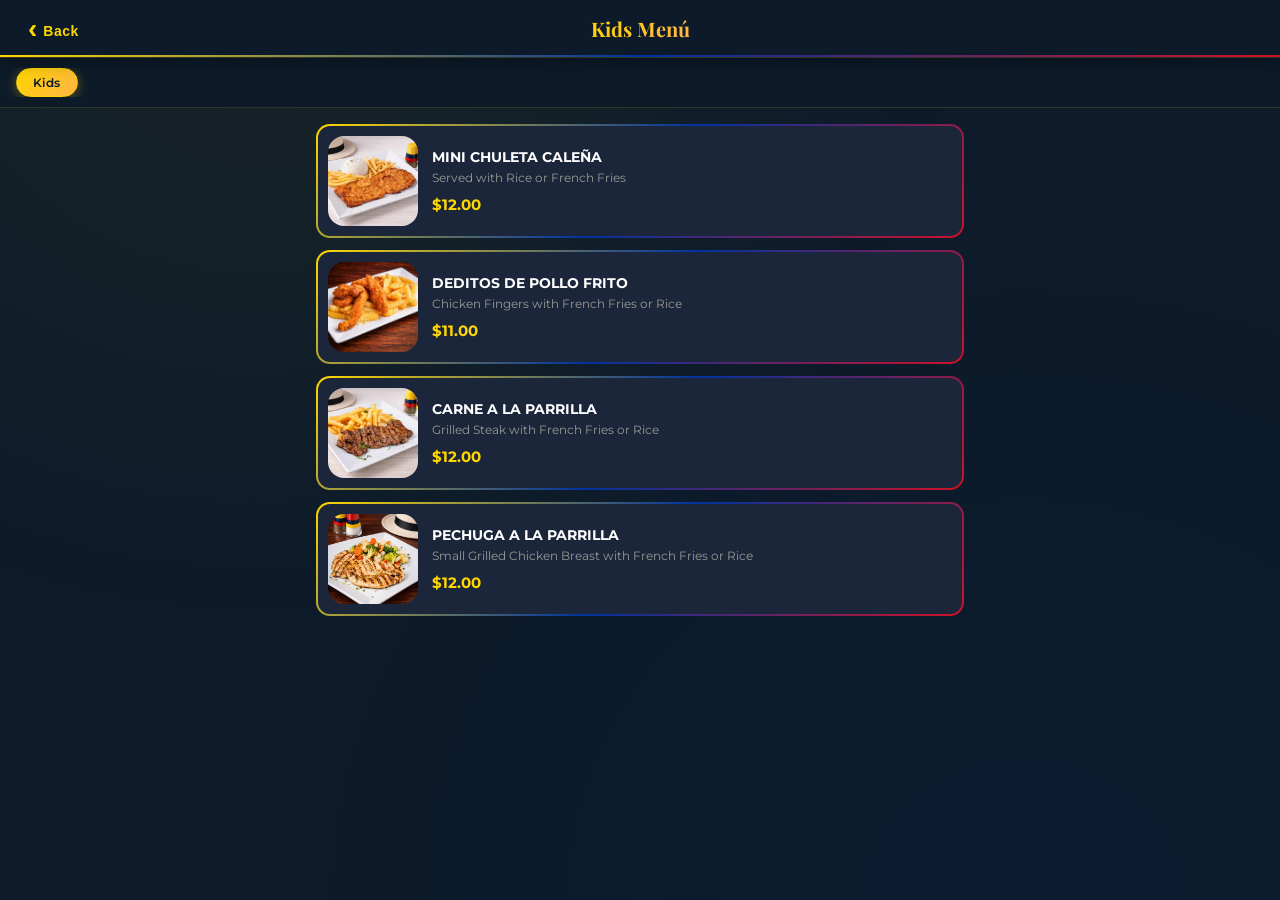
<file: kids.html>
<!DOCTYPE html>
<html lang="es">
<head>
    <meta charset="UTF-8">
    <meta name="viewport" content="width=device-width, initial-scale=1.0">
    <title>Menu - Don Matías</title>
    <link rel="stylesheet" href="assets/css/menu-list.css">
    <link href="https://fonts.googleapis.com/css2?family=Montserrat:wght@300;400;600;700;800&family=Playfair+Display:wght@400;600;700;900&display=swap" rel="stylesheet">
</head>
<body>

    <!-- HEADER -->
    <div class="header">
        <button class="back-button" onclick="window.location.href='menu.html'"></button>
        <h1 class="header-title" id="pageTitle">Kids Menú</h1>
        <span></span>
    </div>

    <!-- CATEGORIES -->
    <div class="categories">
        <div class="category-scroll" id="categoryScroll">
            <!-- generado por JS -->
        </div>
    </div>

    <!-- LIST -->
    <div class="container">
        <h2 class="section-title" id="sectionTitle" style="display:none;"></h2>
        <div class="menu-list" id="menuList">
            <!-- generado por JS -->
        </div>
    </div>

    <button id="scrollToTop" class="scroll-to-top" onclick="if(window.menuEngine) window.menuEngine.scrollToTop()">↑</button>

    <!-- MODAL -->
    <div id="dishModal" class="modal-overlay">
        <div class="modal-container">
            <button class="modal-close" onclick="if(window.menuEngine) window.menuEngine.closeModal()">&times;</button>

            <div class="modal-image-container" id="modalImageContainer">
                <div class="modal-emoji" id="modalEmoji">🍽️</div>

                <!-- Botones de navegación -->
                <button class="modal-nav-btn modal-nav-prev"
                        onclick="event.stopPropagation(); if(window.menuEngine) window.menuEngine.openModalByIndex(window.menuEngine.currentItemIndex - 1)">
                    &#8249;
                </button>
                <button class="modal-nav-btn modal-nav-next"
                        onclick="event.stopPropagation(); if(window.menuEngine) window.menuEngine.openModalByIndex(window.menuEngine.currentItemIndex + 1)">
                    &#8250;
                </button>

                <!-- Contador -->
                <div class="modal-counter" id="modalCounter">1 / 1</div>
            </div>
            <div class="modal-accent"></div>

            <div class="modal-content">
                <div class="modal-tags" id="modalTags"></div>
                <h2 class="modal-title" id="modalTitle"></h2>
                <p class="modal-description" id="modalDescription"></p>
                <div class="modal-price" id="modalPrice"></div>
            </div>
        </div>
    </div>

    <script src="assets/data/menu-ninos-data.js"></script>
    <script src="assets/js/menu-engine.js"></script>
    <script>
    document.addEventListener('DOMContentLoaded', function() {
        const config = {
            data: kidsMenuData,
            categoryLabels: {
                'kids': 'Kids',
            },
            viewButtonText: 'VER',
            showImages: true
        };
        // Crear instancia del motor
        window.menuEngine = new MenuEngine(config);
    });
    </script>
</body>
</html>
</file>
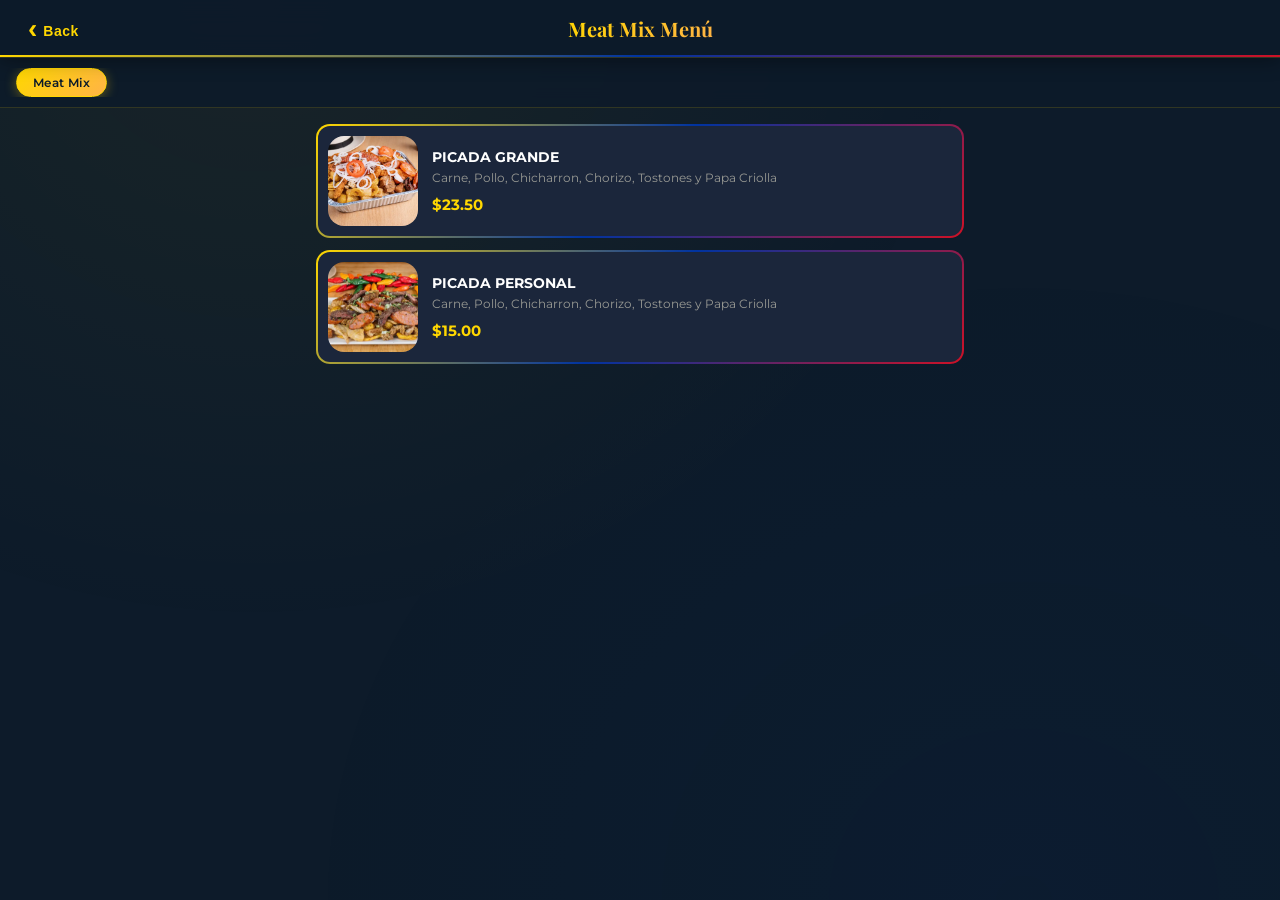
<file: meat_mix.html>
<!DOCTYPE html>
<html lang="es">
<head>
    <meta charset="UTF-8">
    <meta name="viewport" content="width=device-width, initial-scale=1.0">
    <title>Menu - Don Matías</title>
    <link rel="stylesheet" href="assets/css/menu-list.css">
    <link href="https://fonts.googleapis.com/css2?family=Montserrat:wght@300;400;600;700;800&family=Playfair+Display:wght@400;600;700;900&display=swap" rel="stylesheet">
</head>
<body>

    <!-- HEADER -->
    <div class="header">
        <button class="back-button" onclick="window.location.href='menu.html'"></button>
        <h1 class="header-title" id="pageTitle">Meat Mix Menú</h1>
        <span></span>
    </div>

    <!-- CATEGORIES -->
    <div class="categories">
        <div class="category-scroll" id="categoryScroll">
            <!-- generado por JS -->
        </div>
    </div>

    <!-- LIST -->
    <div class="container">
        <h2 class="section-title" id="sectionTitle" style="display:none;"></h2>
        <div class="menu-list" id="menuList">
            <!-- generado por JS -->
        </div>
    </div>

    <button id="scrollToTop" class="scroll-to-top" onclick="if(window.menuEngine) window.menuEngine.scrollToTop()">↑</button>

    <!-- MODAL -->
    <div id="dishModal" class="modal-overlay">
        <div class="modal-container">
            <button class="modal-close" onclick="if(window.menuEngine) window.menuEngine.closeModal()">&times;</button>

            <div class="modal-image-container" id="modalImageContainer">
                <div class="modal-emoji" id="modalEmoji">🍽️</div>

                <!-- Botones de navegación -->
                <button class="modal-nav-btn modal-nav-prev"
                        onclick="event.stopPropagation(); if(window.menuEngine) window.menuEngine.openModalByIndex(window.menuEngine.currentItemIndex - 1)">
                    &#8249;
                </button>
                <button class="modal-nav-btn modal-nav-next"
                        onclick="event.stopPropagation(); if(window.menuEngine) window.menuEngine.openModalByIndex(window.menuEngine.currentItemIndex + 1)">
                    &#8250;
                </button>

                <!-- Contador -->
                <div class="modal-counter" id="modalCounter">1 / 1</div>
            </div>
            <div class="modal-accent"></div>

            <div class="modal-content">
                <div class="modal-tags" id="modalTags"></div>
                <h2 class="modal-title" id="modalTitle"></h2>
                <p class="modal-description" id="modalDescription"></p>
                <div class="modal-price" id="modalPrice"></div>
            </div>
        </div>
    </div>

    <script src="assets/data/menu-meat-mix-data.js"></script>
    <script src="assets/js/menu-engine.js"></script>
    <script>
    document.addEventListener('DOMContentLoaded', function() {
        const config = {
            data: meatMixMenuData,
            categoryLabels: {
                'Meat Mix': 'Meat Mix',
            },
            viewButtonText: 'VER',
            showImages: true
        };
        // Crear instancia del motor
        window.menuEngine = new MenuEngine(config);
    });
    </script>
</body>
</html>
</file>
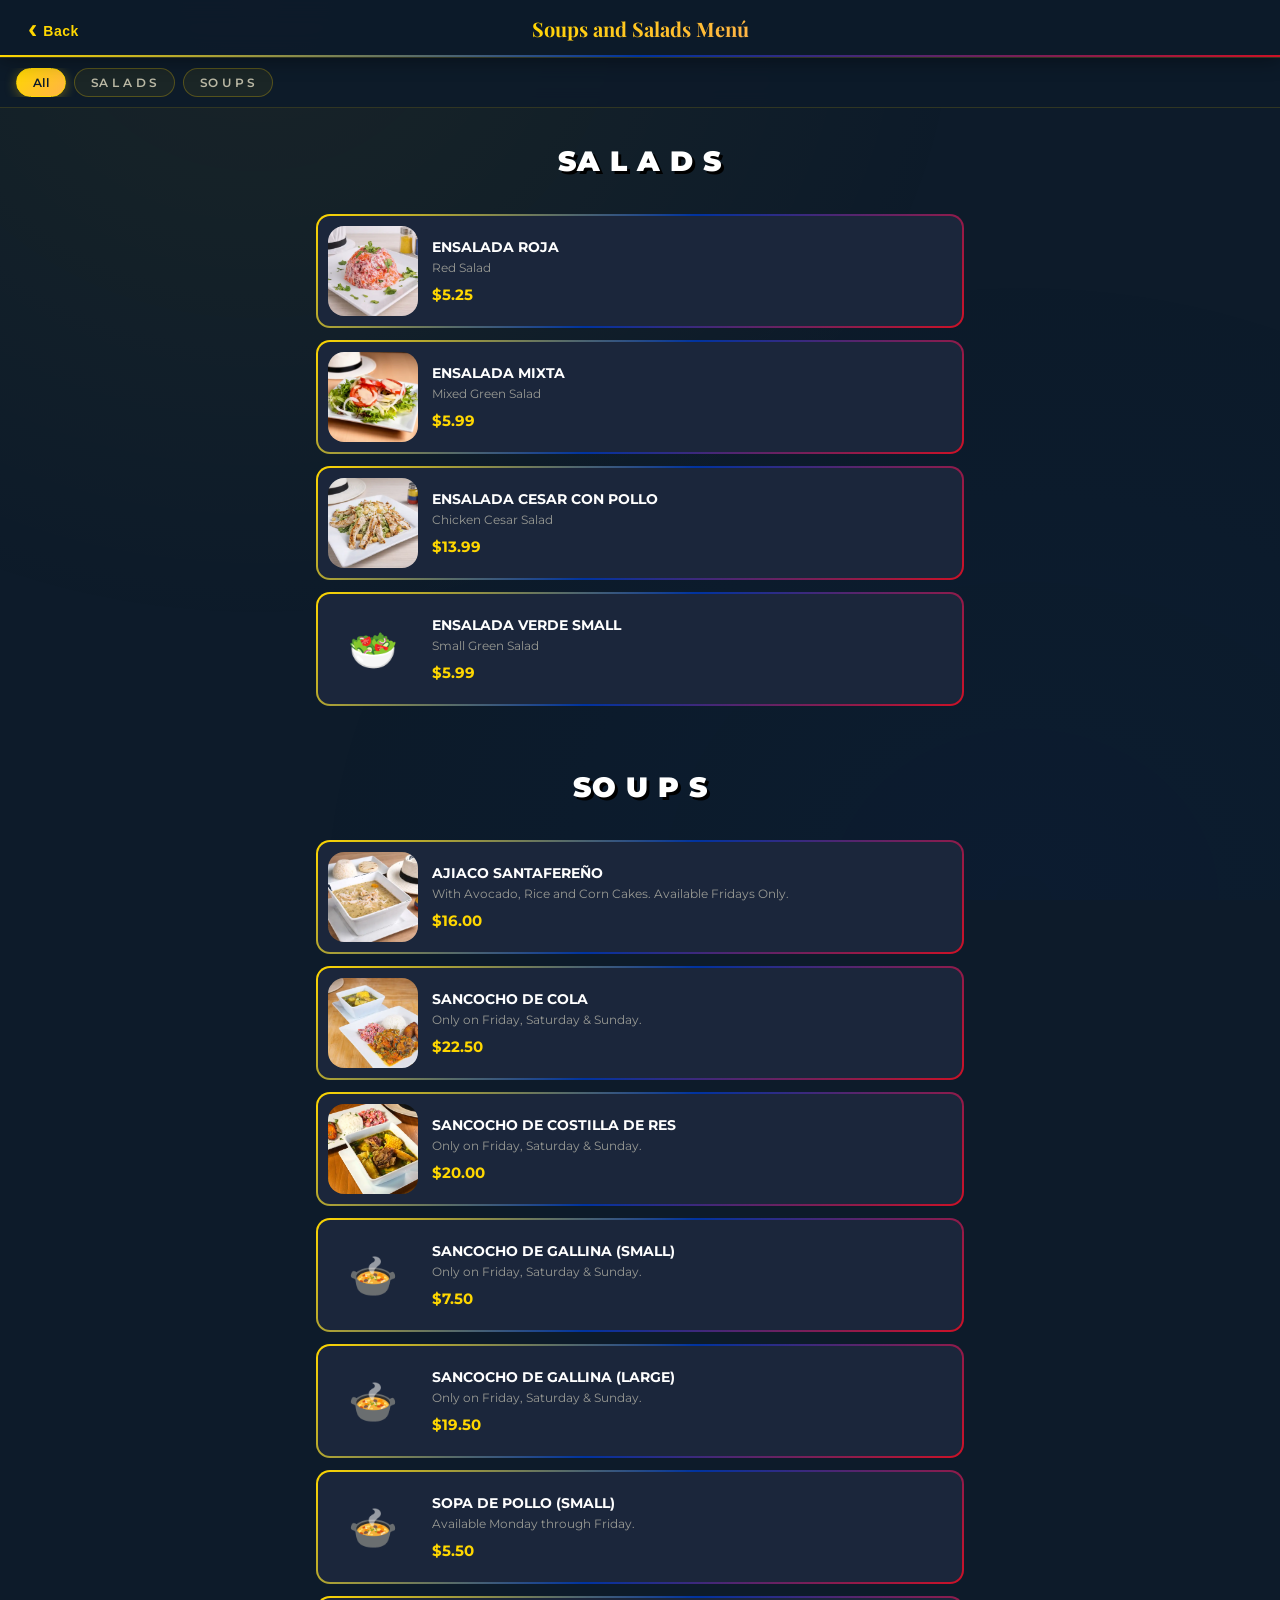
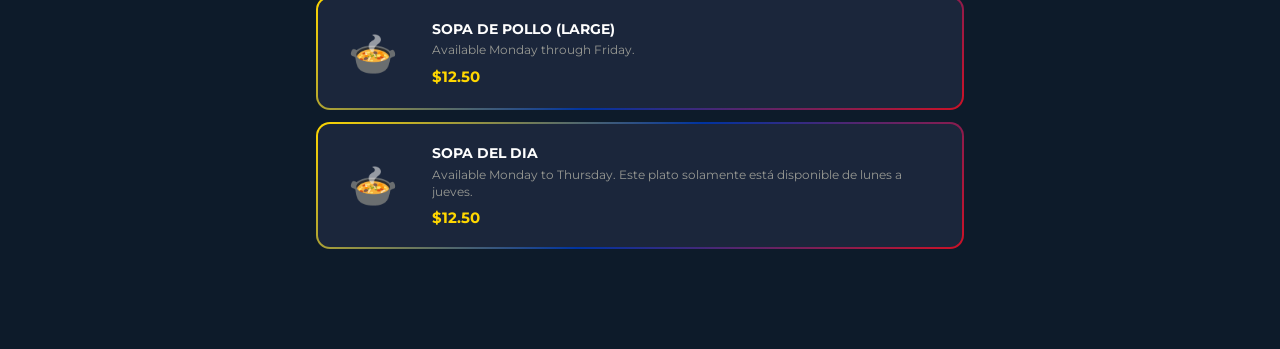
<file: salads_soups.html>
<!DOCTYPE html>
<html lang="es">
<head>
    <meta charset="UTF-8">
    <meta name="viewport" content="width=device-width, initial-scale=1.0">
    <title>Menu - Don Matías</title>
    <link rel="stylesheet" href="assets/css/menu-list.css">
    <link href="https://fonts.googleapis.com/css2?family=Montserrat:wght@300;400;600;700;800&family=Playfair+Display:wght@400;600;700;900&display=swap" rel="stylesheet">
</head>
<body>

    <!-- HEADER -->
    <div class="header">
        <button class="back-button" onclick="window.location.href='menu.html'"></button>
        <h1 class="header-title" id="pageTitle">Soups and Salads Menú</h1>
        <span></span>
    </div>

    <!-- CATEGORIES -->
    <div class="categories">
        <div class="category-scroll" id="categoryScroll">
            <!-- generado por JS -->
        </div>
    </div>

    <!-- LIST -->
    <div class="container">
        <h2 class="section-title" id="sectionTitle" style="display:none;"></h2>
        <div class="menu-list" id="menuList">
            <!-- generado por JS -->
        </div>
    </div>

    <button id="scrollToTop" class="scroll-to-top" onclick="if(window.menuEngine) window.menuEngine.scrollToTop()">↑</button>

    <!-- MODAL -->
    <div id="dishModal" class="modal-overlay">
        <div class="modal-container">
            <button class="modal-close" onclick="if(window.menuEngine) window.menuEngine.closeModal()">&times;</button>

            <div class="modal-image-container" id="modalImageContainer">
                <div class="modal-emoji" id="modalEmoji">🍽️</div>

                <!-- Botones de navegación -->
                <button class="modal-nav-btn modal-nav-prev"
                        onclick="event.stopPropagation(); if(window.menuEngine) window.menuEngine.openModalByIndex(window.menuEngine.currentItemIndex - 1)">
                    &#8249;
                </button>
                <button class="modal-nav-btn modal-nav-next"
                        onclick="event.stopPropagation(); if(window.menuEngine) window.menuEngine.openModalByIndex(window.menuEngine.currentItemIndex + 1)">
                    &#8250;
                </button>

                <!-- Contador -->
                <div class="modal-counter" id="modalCounter">1 / 1</div>
            </div>
            <div class="modal-accent"></div>

            <div class="modal-content">
                <div class="modal-tags" id="modalTags"></div>
                <h2 class="modal-title" id="modalTitle"></h2>
                <p class="modal-description" id="modalDescription"></p>
                <div class="modal-price" id="modalPrice"></div>
            </div>
        </div>
    </div>

    <script src="assets/data/menu-salads-data.js"></script>
    <script src="assets/js/menu-engine.js"></script>
    <script>
    document.addEventListener('DOMContentLoaded', function() {
        const config = {
            data: saladsMenuData,
            categoryLabels: {
                'salads': 'Salads',
            },
            viewButtonText: 'VER',
            showImages: true
        };
        // Crear instancia del motor
        window.menuEngine = new MenuEngine(config);
    });
    </script>
</body>
</html>
</file>
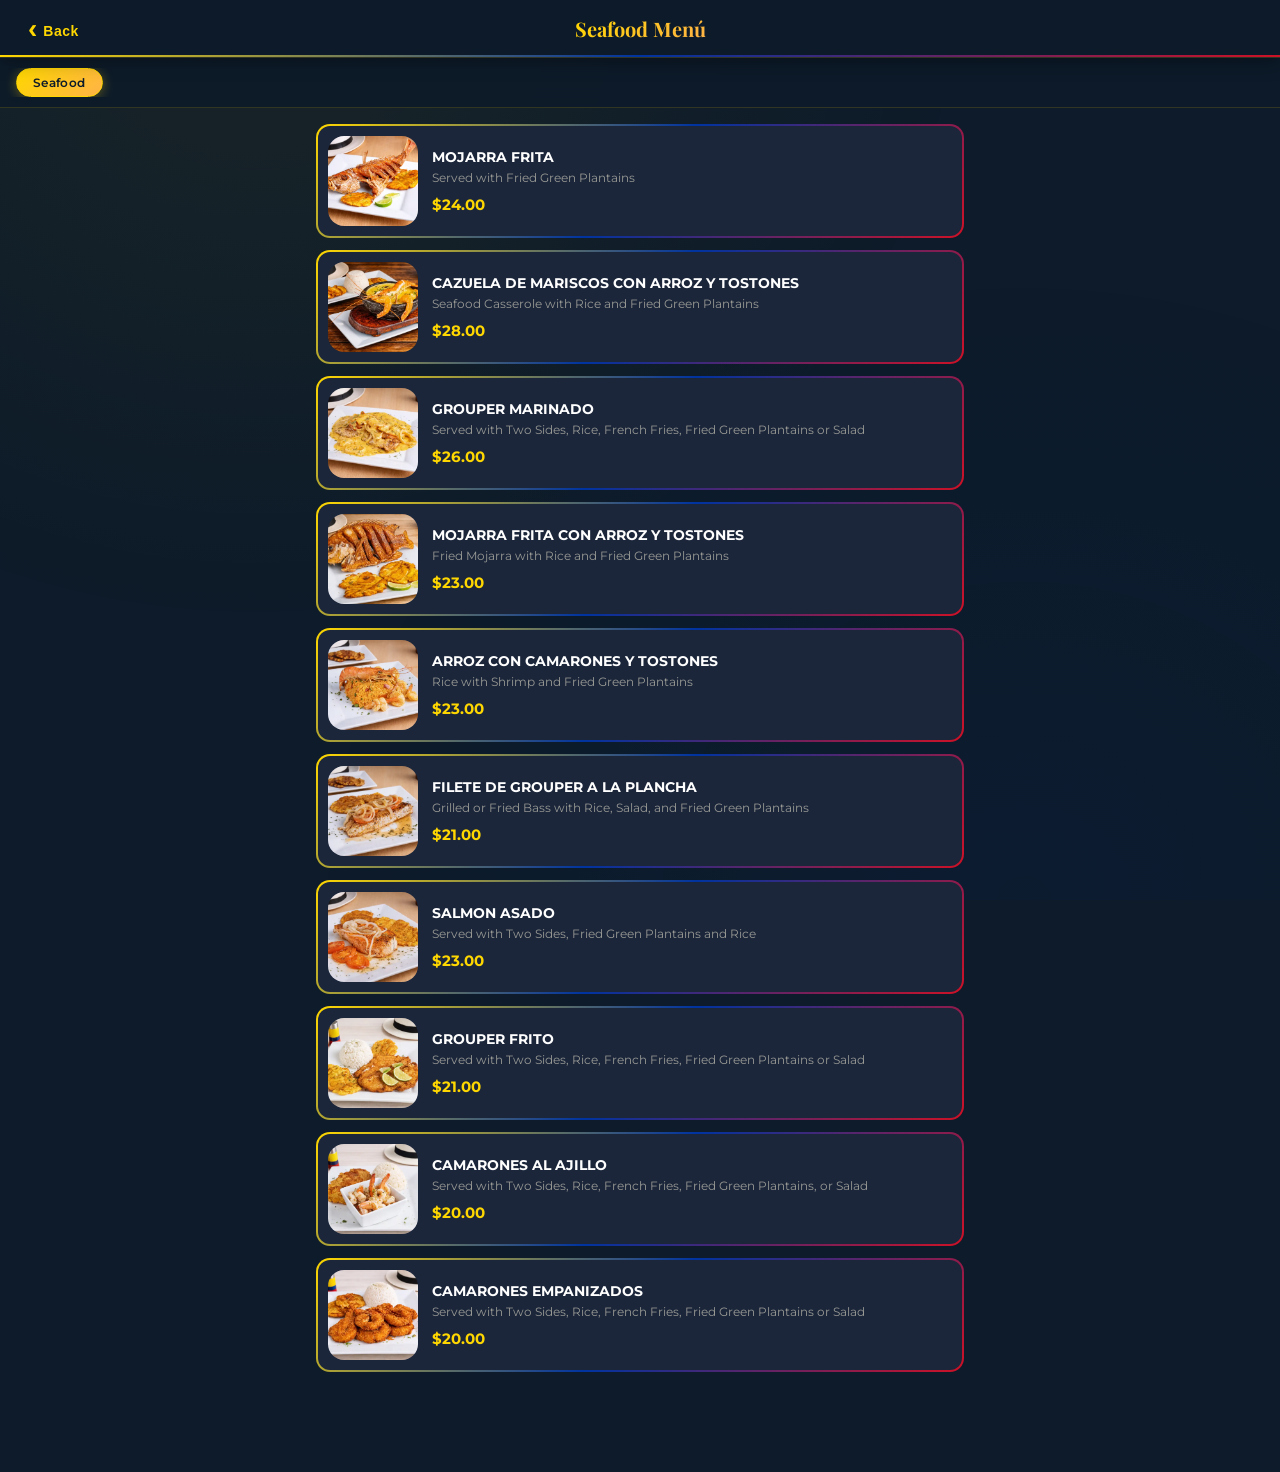
<file: seafood.html>
<!DOCTYPE html>
<html lang="es">
<head>
    <meta charset="UTF-8">
    <meta name="viewport" content="width=device-width, initial-scale=1.0">
    <title>Menu - Don Matías</title>
    <link rel="stylesheet" href="assets/css/menu-list.css">
    <link href="https://fonts.googleapis.com/css2?family=Montserrat:wght@300;400;600;700;800&family=Playfair+Display:wght@400;600;700;900&display=swap" rel="stylesheet">
</head>
<body>

    <!-- HEADER -->
    <div class="header">
        <button class="back-button" onclick="window.location.href='menu.html'"></button>
        <h1 class="header-title" id="pageTitle">Seafood Menú</h1>
        <span></span>
    </div>

    <!-- CATEGORIES -->
    <div class="categories">
        <div class="category-scroll" id="categoryScroll">
            <!-- generado por JS -->
        </div>
    </div>

    <!-- LIST -->
    <div class="container">
        <h2 class="section-title" id="sectionTitle" style="display:none;"></h2>
        <div class="menu-list" id="menuList">
            <!-- generado por JS -->
        </div>
    </div>

    <button id="scrollToTop" class="scroll-to-top" onclick="if(window.menuEngine) window.menuEngine.scrollToTop()">↑</button>

    <!-- MODAL -->
    <div id="dishModal" class="modal-overlay">
        <div class="modal-container">
            <button class="modal-close" onclick="if(window.menuEngine) window.menuEngine.closeModal()">&times;</button>

            <div class="modal-image-container" id="modalImageContainer">
                <div class="modal-emoji" id="modalEmoji">🍽️</div>

                <!-- Botones de navegación -->
                <button class="modal-nav-btn modal-nav-prev"
                        onclick="event.stopPropagation(); if(window.menuEngine) window.menuEngine.openModalByIndex(window.menuEngine.currentItemIndex - 1)">
                    &#8249;
                </button>
                <button class="modal-nav-btn modal-nav-next"
                        onclick="event.stopPropagation(); if(window.menuEngine) window.menuEngine.openModalByIndex(window.menuEngine.currentItemIndex + 1)">
                    &#8250;
                </button>

                <!-- Contador -->
                <div class="modal-counter" id="modalCounter">1 / 1</div>
            </div>
            <div class="modal-accent"></div>

            <div class="modal-content">
                <div class="modal-tags" id="modalTags"></div>
                <h2 class="modal-title" id="modalTitle"></h2>
                <p class="modal-description" id="modalDescription"></p>
                <div class="modal-price" id="modalPrice"></div>
            </div>
        </div>
    </div>

    <script src="assets/data/menu-seafood-data.js"></script>
    <script src="assets/js/menu-engine.js"></script>
    <script>
    document.addEventListener('DOMContentLoaded', function() {
        const config = {
            data: seafoodMenuData,
            categoryLabels: {
                'seafood': 'Seafood',
            },
            viewButtonText: 'VER',
            showImages: true
        };
        // Crear instancia del motor
        window.menuEngine = new MenuEngine(config);
    });
    </script>
</body>
</html>
</file>
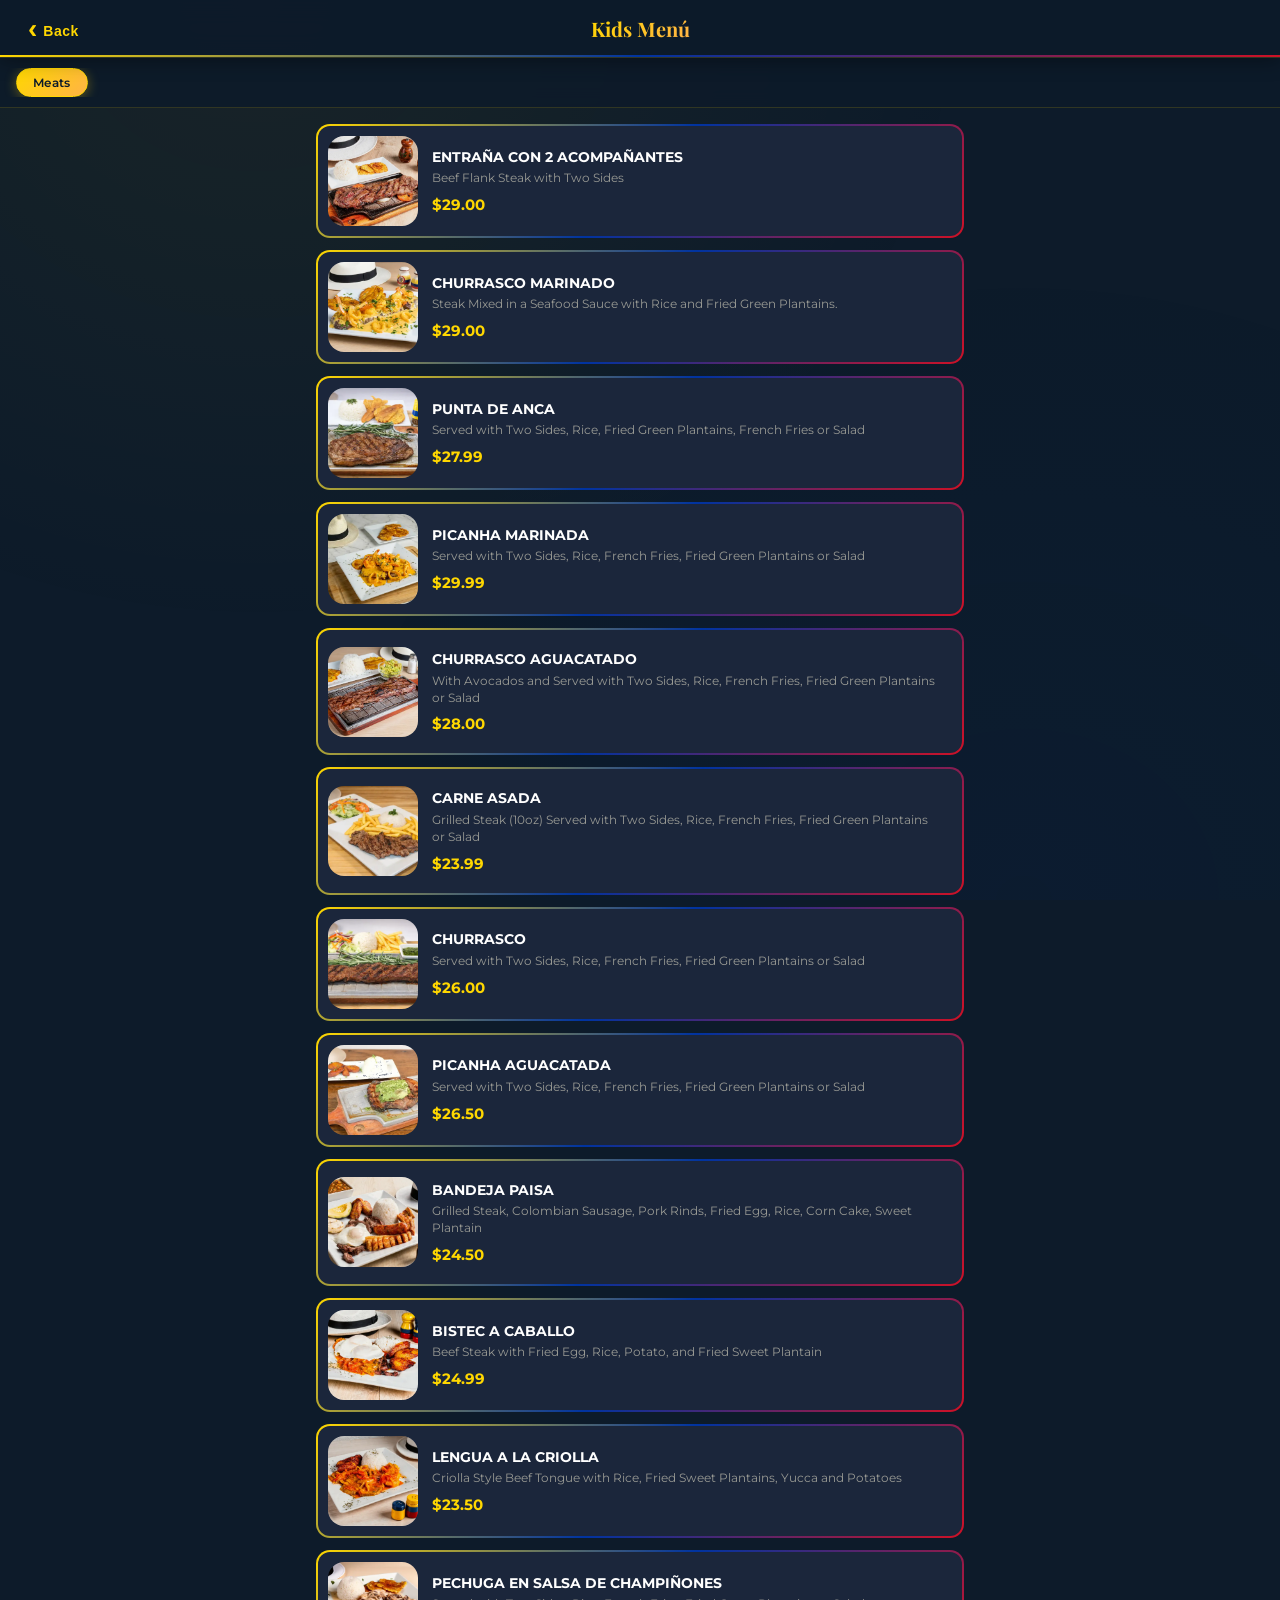
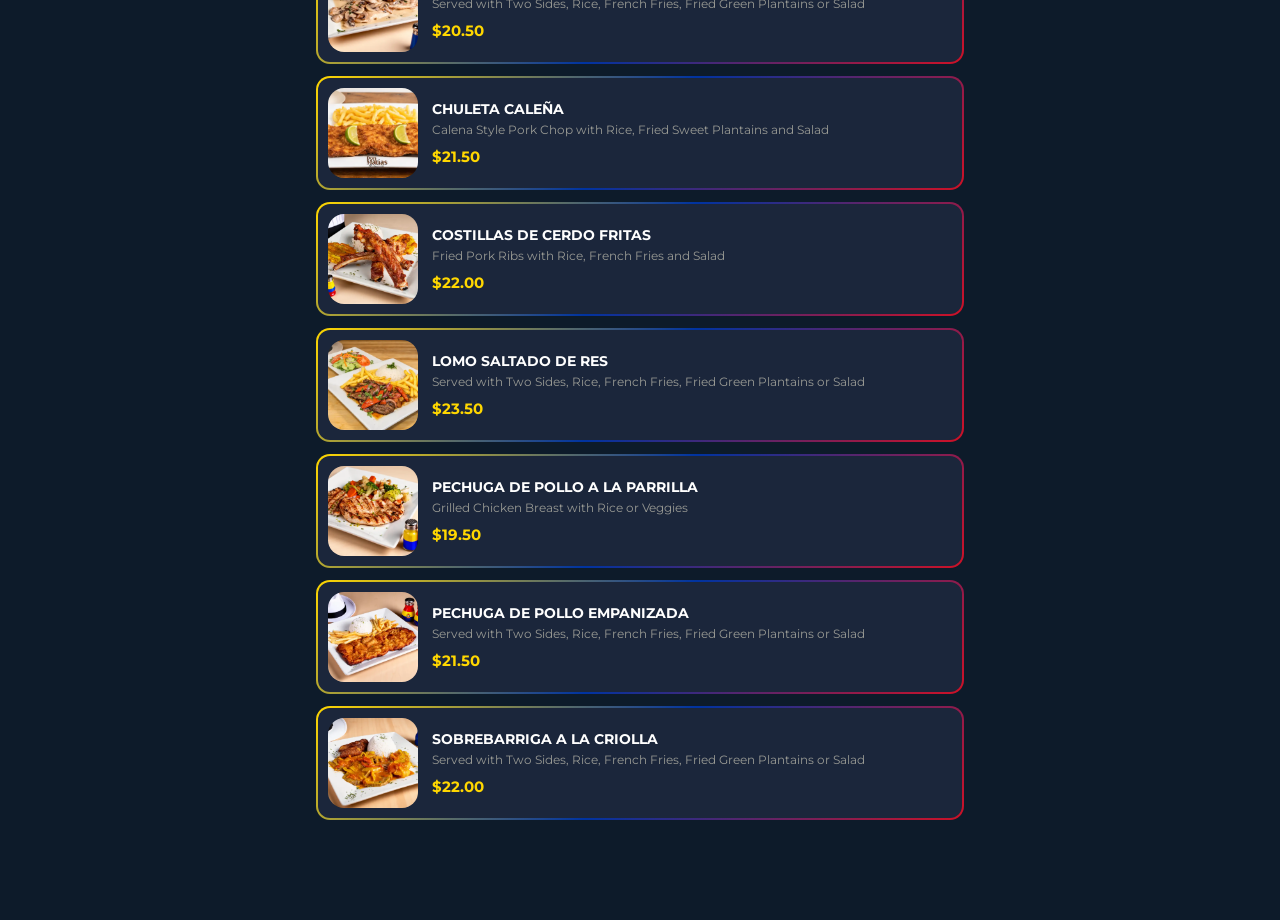
<file: specialties.html>
<!DOCTYPE html>
<html lang="es">
<head>
    <meta charset="UTF-8">
    <meta name="viewport" content="width=device-width, initial-scale=1.0">
    <title>Menu - Don Matías</title>
    <link rel="stylesheet" href="assets/css/menu-list.css">
    <link href="https://fonts.googleapis.com/css2?family=Montserrat:wght@300;400;600;700;800&family=Playfair+Display:wght@400;600;700;900&display=swap" rel="stylesheet">
</head>
<body>

    <!-- HEADER -->
    <div class="header">
        <button class="back-button" onclick="window.location.href='menu.html'"></button>
        <h1 class="header-title" id="pageTitle">Kids Menú</h1>
        <span></span>
    </div>

    <!-- CATEGORIES -->
    <div class="categories">
        <div class="category-scroll" id="categoryScroll">
            <!-- generado por JS -->
        </div>
    </div>

    <!-- LIST -->
    <div class="container">
        <h2 class="section-title" id="sectionTitle" style="display:none;"></h2>
        <div class="menu-list" id="menuList">
            <!-- generado por JS -->
        </div>
    </div>

    <button id="scrollToTop" class="scroll-to-top" onclick="if(window.menuEngine) window.menuEngine.scrollToTop()">↑</button>

    <!-- MODAL -->
    <div id="dishModal" class="modal-overlay">
        <div class="modal-container">
            <button class="modal-close" onclick="if(window.menuEngine) window.menuEngine.closeModal()">&times;</button>

            <div class="modal-image-container" id="modalImageContainer">
                <div class="modal-emoji" id="modalEmoji">🍽️</div>

                <!-- Botones de navegación -->
                <button class="modal-nav-btn modal-nav-prev"
                        onclick="event.stopPropagation(); if(window.menuEngine) window.menuEngine.openModalByIndex(window.menuEngine.currentItemIndex - 1)">
                    &#8249;
                </button>
                <button class="modal-nav-btn modal-nav-next"
                        onclick="event.stopPropagation(); if(window.menuEngine) window.menuEngine.openModalByIndex(window.menuEngine.currentItemIndex + 1)">
                    &#8250;
                </button>

                <!-- Contador -->
                <div class="modal-counter" id="modalCounter">1 / 1</div>
            </div>
            <div class="modal-accent"></div>

            <div class="modal-content">
                <div class="modal-tags" id="modalTags"></div>
                <h2 class="modal-title" id="modalTitle"></h2>
                <p class="modal-description" id="modalDescription"></p>
                <div class="modal-price" id="modalPrice"></div>
            </div>
        </div>
    </div>

    <script src="assets/data/menu-specialties-data.js"></script>
    <script src="assets/js/menu-engine.js"></script>
    <script>
    document.addEventListener('DOMContentLoaded', function() {
        const config = {
            data: specialtiesMenuData,
            categoryLabels: {
                'specialties': 'Specialties',
            },
            viewButtonText: 'VER',
            showImages: true
        };
        // Crear instancia del motor
        window.menuEngine = new MenuEngine(config);
    });
    </script>
</body>
</html>
</file>
<file: assets/css/menu-list.css>
*, *::before, *::after { box-sizing: border-box; margin: 0; padding: 0; }

:root {
    --colombia-yellow: #FFD700;
    --colombia-blue: #0033A0;
    --colombia-red: #CE1126;
    --tierra-calida: #D2691E;
    --cafe-colombiano: #6B4423;
    --gold-accent: #FFB347;
    --rich-black: #0D1B2A;
    --charcoal: #1B263B;
    --warm-gray: #2C3E50;
    --light-cream: #FFF8DC;
    --soft-white: #FEFEFE;
    --muted-gold: rgba(255, 215, 0, 0.12);
    --card-bg: rgba(27, 38, 59, 0.85);
    --card-border: rgba(255, 215, 0, 0.15);
}

body {
    font-family: 'Montserrat', sans-serif;
    background-color: var(--rich-black);
    color: var(--soft-white);
    min-height: 100vh;
    overflow-x: hidden;
}

/* Subtle background texture */
body::before {
    content: '';
    position: fixed;
    inset: 0;
    background: 
        radial-gradient(ellipse at 20% 0%, rgba(255, 215, 0, 0.05) 0%, transparent 50%),
        radial-gradient(ellipse at 80% 100%, rgba(0, 51, 160, 0.05) 0%, transparent 50%);
    pointer-events: none;
    z-index: 0;
}

/* ============ HEADER ============ */
.header {
    position: sticky;
    top: 0;
    z-index: 100;
    display: grid;
    grid-template-columns: auto 1fr auto;
    align-items: center;
    padding: 0 16px;
    height: 58px;
    background: rgba(13, 27, 42, 0.96);
    backdrop-filter: blur(12px);
    border-bottom: 1px solid var(--card-border);
    box-shadow: 0 2px 20px rgba(0,0,0,0.4);
}

.header::after {
    content: '';
    position: absolute;
    bottom: 0; left: 0; right: 0;
    height: 2px;
    background: linear-gradient(90deg, var(--colombia-yellow), var(--colombia-blue), var(--colombia-red));
}

.back-button {
    display: flex;
    align-items: center;
    gap: 6px;
    height: clamp(35px, 6vh, 44px);
    padding: 0 clamp(8px, 2vw, 12px);
    border: none;           /* ← sin borde */
    background: none;       /* ← sin fondo */
    border-radius: 8px;
    color: var(--colombia-yellow);
    cursor: pointer;
    transition: all 0.2s ease;
    outline: none;
    font-weight: 600;
}
.back-button:hover {
    background: rgba(255, 215, 0, 0.1);   /* ← solo aparece en hover */
    transform: translateX(-3px);
}
.back-button::before {
    content: '‹';
    font-size: clamp(22px, 6vw, 28px);
    line-height: 1;
}
.back-button::after {
    content: 'Back';
    font-size: clamp(12px, 3vw, 14px);
    letter-spacing: 0.5px;
    line-height: 1;
    position: relative;
    top: 2px;
}

.header-title {
    font-family: 'Playfair Display', serif;
    font-size: 1.25rem;
    font-weight: 700;
    text-align: center;
    background: linear-gradient(135deg, var(--colombia-yellow) 0%, var(--gold-accent) 100%);
    position: absolute;
    left: 50%;
    transform: translateX(-50%);
    -webkit-background-clip: text;
    -webkit-text-fill-color: transparent;
    background-clip: text;
}

/* ============ CATEGORIES ============ */
.categories {
    position: sticky;
    top: 58px;
    z-index: 90;
    background: rgba(13, 27, 42, 0.94);
    backdrop-filter: blur(10px);
    border-bottom: 1px solid var(--card-border);
    padding: 10px 0;
}

.category-scroll {
    display: flex;
    gap: 8px;
    padding: 0 16px;
    overflow-x: auto;
    scrollbar-width: none;
}
.category-scroll::-webkit-scrollbar { display: none; }

.category-tab {
    flex-shrink: 0;
    padding: 6px 16px;
    border-radius: 20px;
    font-family: 'Montserrat', sans-serif;
    font-size: 0.78rem;
    font-weight: 600;
    cursor: pointer;
    transition: all 0.2s ease;
    border: 1px solid rgba(255, 215, 0, 0.25);
    background: rgba(255, 215, 0, 0.06);
    color: rgba(255, 248, 220, 0.7);
    letter-spacing: 0.03em;
}
.category-tab.active {
    background: linear-gradient(135deg, var(--colombia-yellow), var(--gold-accent));
    border-color: var(--colombia-yellow);
    color: var(--rich-black);
    box-shadow: 0 2px 12px rgba(255, 215, 0, 0.35);
}
.category-tab:hover:not(.active) {
    background: rgba(255, 215, 0, 0.12);
    color: var(--colombia-yellow);
}

/* ============ CONTAINER ============ */
.container {
    position: relative;
    z-index: 1;
    max-width: 680px;
    margin: 0 auto;
    padding: 16px 16px 100px;
}

.section-title {
    font-family: 'Playfair Display', serif;
    font-size: 1rem;
    font-weight: 600;
    color: rgba(255, 215, 0, 0.6);
    text-transform: uppercase;
    letter-spacing: 0.1em;
    padding: 0 0 12px 4px;
}

/* ============ MENU LIST ============ */
.menu-list {
    display: flex;
    flex-direction: column;
    gap: 12px;
}

.menu-item {
    display: grid;
    grid-template-columns: 90px 1fr;
    border: 2px solid transparent;
    border-radius: 14px;
    overflow: hidden;
    background-image: 
        linear-gradient(#1B263B, #1B263B),      /* ← sólido, no rgba */
        linear-gradient(135deg, 
            var(--colombia-yellow) 0%, 
            var(--colombia-blue) 50%, 
            var(--colombia-red) 100%);
    background-origin: border-box;
    background-clip: padding-box, border-box;
    transition: all 0.25s ease;
    animation: slideIn 0.35s ease both;
    padding: 10px;          /* ← agregar */
    gap: 12px;              /* ← agregar */
    grid-template-columns: 80px 1fr;  /* ← reducir un poco */
    align-items: center;    /* ← agregar */
}
@keyframes slideIn {
    from { opacity: 0; transform: translateY(12px); }
    to   { opacity: 1; transform: translateY(0); }
}
.menu-item:hover {
    box-shadow: 0 4px 20px rgba(0,0,0,0.4), 0 0 12px rgba(255,215,0,0.15);
    transform: translateY(-1px);
}

.item-image {
    width: 90px;
    height: 90px;
    object-fit: cover;
    display: block;
    border-radius: 8px;
}

.item-image-placeholder {
    width: 90px;
    height: 90px;
    display: flex;
    align-items: center;
    justify-content: center;
    font-size: 2.5rem;
    background: linear-gradient(135deg,
        rgba(255, 215, 0, 0.08),
        rgba(210, 105, 30, 0.08));
}

.item-content {
    padding: 10px 12px;
    display: flex;
    flex-direction: column;
    gap: 4px;
    min-width: 0;
}

.item-title {
    font-family: 'Montserrat', sans-serif;
    font-size: 0.9rem;
    font-weight: 700;
    color: var(--soft-white);
    line-height: 1.3;
    white-space: nowrap;
    overflow: hidden;
    text-overflow: ellipsis;
}

.item-title + .item-footer {
    margin-top: 8px;   /* ← espacio extra cuando no hay descripción */
}

.item-description {
    font-size: 0.75rem;
    color: rgba(255, 248, 220, 0.55);
    line-height: 1.4;
    display: -webkit-box;
    -webkit-line-clamp: 2;
    -webkit-box-orient: vertical;
    overflow: hidden;
    flex: 1;
}

.item-footer {
    display: flex;
    align-items: center;
    justify-content: space-between;
    margin-top: 4px;
}

.item-price {
    font-family: 'Montserrat', sans-serif;
    font-size: 0.95rem;
    font-weight: 700;
    color: var(--colombia-yellow);
    display: flex;
    gap: 8px;
    align-items: baseline;
    flex-wrap: wrap;
}
.price-option {
    display: inline-flex;
    flex-direction: column;
    align-items: center;
    gap: 1px;
    font-size: 0.95rem;
    font-weight: 700;
    color: var(--colombia-yellow);
}
.price-label {
    font-size: 0.58rem;
    font-weight: 600;
    color: rgba(255, 215, 0, 0.5);
    text-transform: uppercase;
    letter-spacing: 0.05em;
}

.view-button {
    display: none;
    padding: 5px 14px;
    border-radius: 8px;
    background: linear-gradient(135deg, var(--colombia-yellow), var(--gold-accent));
    border: none;
    color: var(--rich-black);
    font-family: 'Montserrat', sans-serif;
    font-size: 0.72rem;
    font-weight: 800;
    letter-spacing: 0.05em;
    cursor: pointer;
    transition: all 0.2s ease;
    box-shadow: 0 2px 8px rgba(255, 215, 0, 0.25);
}
.view-button:hover {
    transform: scale(1.05);
    box-shadow: 0 3px 14px rgba(255, 215, 0, 0.45);
}
.view-button:active { transform: scale(0.97); }

/* ============ SCROLL TO TOP ============ */
.scroll-to-top {
    position: fixed;
    bottom: 24px;
    right: 20px;
    z-index: 200;
    width: 44px; height: 44px;
    border-radius: 12px;
    background: linear-gradient(135deg, var(--colombia-yellow), var(--gold-accent));
    border: none;
    color: var(--rich-black);
    font-size: 1.1rem;
    font-weight: 700;
    cursor: pointer;
    box-shadow: 0 4px 16px rgba(255, 215, 0, 0.4);
    display: none;
    transition: all 0.2s ease;
}
.scroll-to-top:hover { transform: translateY(-2px); }
.scroll-to-top.visible { display: flex; align-items: center; justify-content: center; }

/* ============ MODAL ============ */
.modal-overlay {
    display: none;
    position: fixed;
    inset: 0;
    z-index: 1000;
    background: rgba(0, 0, 0, 0.95);
    padding: 8px;
    box-sizing: border-box;
}
.modal-overlay.active {
    display: flex;
    align-items: center;
    justify-content: center;
}

.modal-container {
    width: 97%;
    max-width: 97vw;
    height: 97vh;
    max-height: 97vh;
    background: linear-gradient(180deg, var(--charcoal) 0%, var(--rich-black) 100%);
    border: 1px solid rgba(255, 215, 0, 0.2);
    border-radius: 24px;
    overflow: hidden;
    display: flex;
    flex-direction: column;
    position: relative;
    animation: modalZoomIn 0.35s cubic-bezier(0.4, 0, 0.2, 1);
}
@keyframes modalZoomIn {
    from { opacity: 0; transform: scale(0.95); }
    to   { opacity: 1; transform: scale(1); }
}

/* quitar el drag handle */
.modal-container::before { display: none; }

.modal-close {
    position: absolute;
    top: 16px; right: 16px;
    width: 42px; height: 42px;
    border-radius: 50%;
    background: rgba(0, 0, 0, 0.85);
    border: 2px solid rgba(255, 255, 255, 0.3);
    color: white;
    font-size: 1.3rem;
    cursor: pointer;
    display: flex;
    align-items: center;
    justify-content: center;
    z-index: 10;
    transition: all 0.3s ease;
}
.modal-close:hover {
    background: rgba(206, 17, 38, 0.9);
    border-color: var(--colombia-red);
    transform: rotate(90deg) scale(1.1);
}

.modal-image-container {
    width: 100%;
    height: 55vh;
    flex-shrink: 0;
    overflow: hidden;
    background: linear-gradient(135deg, var(--colombia-yellow), var(--gold-accent));
    display: flex;
    align-items: center;
    justify-content: center;
}
.modal-image-container img {
    width: 100%;
    height: 100%;
    object-fit: cover;
}
.modal-emoji {
    font-size: clamp(80px, 20vw, 130px);
    filter: drop-shadow(4px 4px 8px rgba(0,0,0,0.4));
}

.modal-accent {
    height: 3px;
    flex-shrink: 0;
    background: linear-gradient(90deg, var(--colombia-yellow), var(--colombia-blue), var(--colombia-red));
}

.modal-content {
    padding: 24px 24px 32px;
    flex: 1;
    overflow-y: auto;
    display: flex;
    flex-direction: column;
    gap: 12px;
}

.modal-tags {
    display: flex;
    flex-wrap: wrap;
    gap: 8px;
}
.modal-tag {
    padding: 6px 14px;
    border-radius: 16px;
    font-size: 0.72rem;
    font-weight: 700;
    letter-spacing: 0.06em;
    text-transform: uppercase;
    border: 2px solid rgba(255, 215, 0, 0.4);
    background: rgba(255, 215, 0, 0.1);
    color: var(--colombia-yellow);
}
.modal-title {
    font-family: 'Playfair Display', serif;
    font-size: clamp(1.4rem, 5vw, 2rem);
    font-weight: 900;
    color: var(--soft-white);
    line-height: 1.2;
}
.modal-description {
    font-size: clamp(0.9rem, 3vw, 1.05rem);
    color: rgba(255, 255, 255, 0.85);
    line-height: 1.7;
    flex: 1;
}
.modal-price {
    margin-top: auto;
    font-family: 'Montserrat', sans-serif;
    font-size: clamp(1.8rem, 6vw, 2.5rem);
    font-weight: 900;
    color: var(--colombia-yellow);
    padding-top: 16px;
    border-top: 2px solid rgba(255, 215, 0, 0.25);
    -webkit-text-fill-color: var(--colombia-yellow);
    display: flex;
    gap: 24px;
    align-items: flex-end;
    flex-wrap: wrap;
}

.modal-price .price-option {
    display: inline-flex;
    flex-direction: column;
    align-items: flex-start;
    gap: 2px;
    font-size: clamp(1.8rem, 6vw, 2.5rem);  /* ← mismo tamaño que precio simple */
    font-weight: 900;
    color: var(--colombia-yellow);
    -webkit-text-fill-color: var(--colombia-yellow);
    margin-right: 24px;
}

.modal-price .price-label {
    font-size: 0.65rem;
    font-weight: 600;
    color: rgba(255, 215, 0, 0.5);
    text-transform: uppercase;
    letter-spacing: 0.08em;
    -webkit-text-fill-color: rgba(255, 215, 0, 0.5);
}
.modal-price .price-option:last-child {
    margin-right: 0;
}
/* ============ MODAL NAV ============ */
.modal-nav-btn {
    position: absolute;
    top: 50%;
    transform: translateY(-50%);
    z-index: 20;
    width: clamp(40px, 8vw, 52px);
    height: clamp(40px, 8vw, 52px);
    border-radius: 50%;
    background: rgba(13, 27, 42, 0.8);
    border: 2px solid rgba(255, 215, 0, 0.35);
    color: var(--colombia-yellow);
    font-size: clamp(1.4rem, 4vw, 2rem);
    cursor: pointer;
    display: flex;
    align-items: center;
    justify-content: center;
    transition: all 0.2s ease;
    backdrop-filter: blur(6px);
    line-height: 1;
}
.modal-nav-btn:hover {
    background: rgba(255, 215, 0, 0.2);
    border-color: var(--colombia-yellow);
    transform: translateY(-50%) scale(1.1);
}
.modal-nav-prev { left: 12px; }
.modal-nav-next { right: 12px; }

.modal-counter {
    position: absolute;
    bottom: 12px;
    left: 50%;
    transform: translateX(-50%);
    background: rgba(13, 27, 42, 0.75);
    border: 1px solid rgba(255, 215, 0, 0.25);
    color: rgba(255, 248, 220, 0.7);
    font-family: 'Montserrat', sans-serif;
    font-size: 0.75rem;
    font-weight: 600;
    padding: 4px 12px;
    border-radius: 12px;
    backdrop-filter: blur(6px);
    letter-spacing: 0.05em;
}

/* ============ EMPTY STATE ============ */
.empty-state {
    text-align: center;
    padding: 60px 20px;
    color: rgba(255, 248, 220, 0.3);
}
.empty-state .empty-icon { font-size: 3rem; margin-bottom: 12px; }
.empty-state p { font-size: 0.9rem; }
</file>
